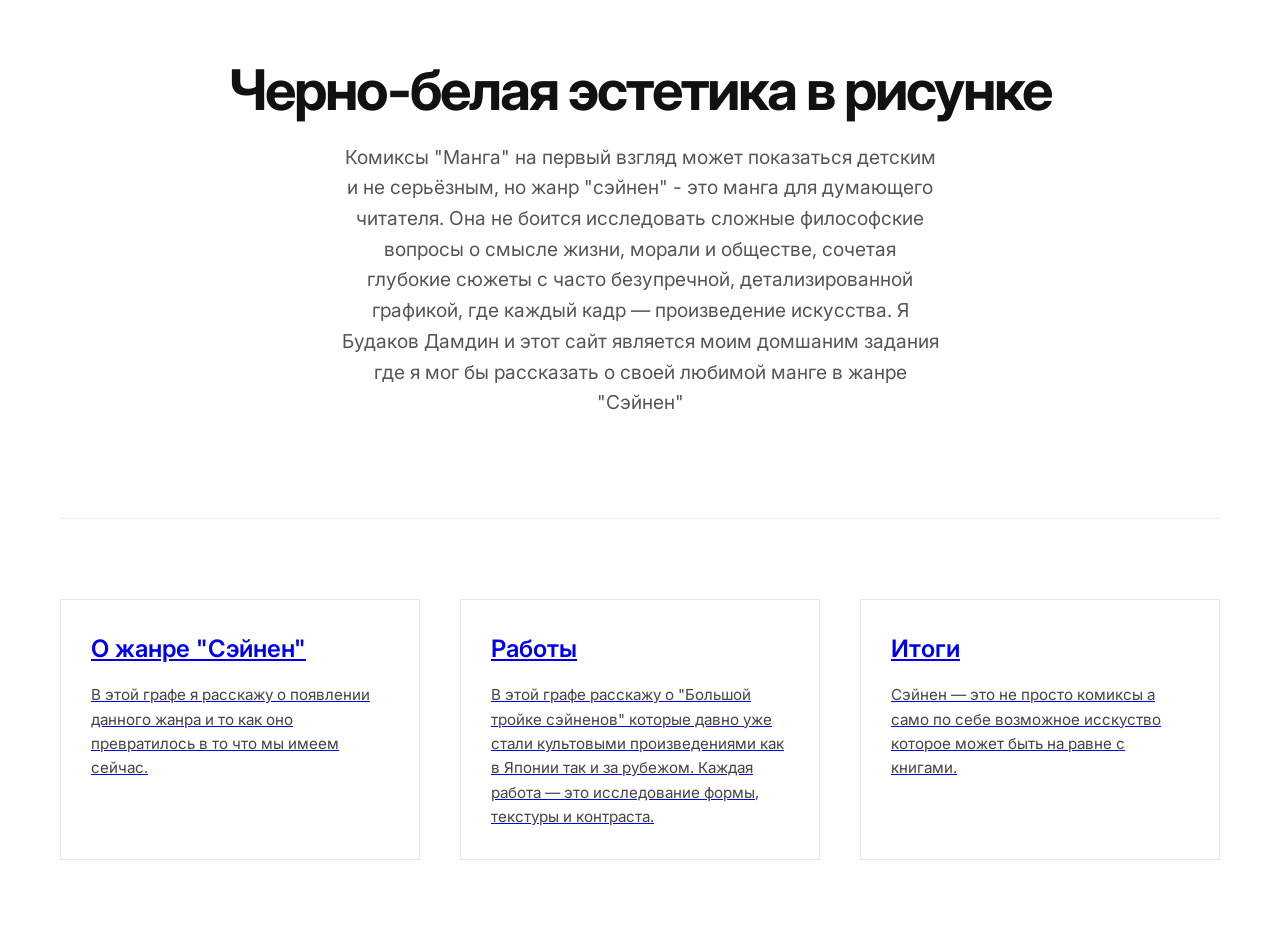
<file: index.html>
<!DOCTYPE html>
<html lang="ru">
<head>
    <meta charset="UTF-8">
    <meta name="viewport" content="width=device-width, initial-scale=1.0">
    <title>Монохром | Минимализм</title>
    <link rel="stylesheet" href="https://fonts.googleapis.com/css2?family=Inter:wght@300;400;500;600;700&display=swap">
    <style>
        * {
            margin: 0;
            padding: 0;
            box-sizing: border-box;
        }

        body {
            font-family: 'Inter', sans-serif;
            line-height: 1.6;
            color: #111;
            background-color: #fff;
            max-width: 1200px;
            margin: 0 auto;
            padding: 0 20px;
            transition: all 0.3s ease;
        }

        header {
            padding: 40px 0;
            border-bottom: 1px solid #ddd;
            display: flex;
            justify-content: space-between;
            align-items: center;
            margin-bottom: 60px;
        }

        .logo {
            font-size: 1.8rem;
            font-weight: 700;
            text-decoration: none;
            color: #111;
            letter-spacing: -1px;
        }

        nav ul {
            display: flex;
            list-style: none;
        }

        nav li {
            margin-left: 40px;
        }

        nav a {
            text-decoration: none;
            color: #333;
            font-weight: 500;
            font-size: 0.95rem;
            transition: color 0.3s;
        }

        nav a:hover {
            color: #000;
        }

        .hero {
            text-align: center;
            padding: 60px 0;
            margin-bottom: 80px;
            border-bottom: 1px solid #eee;
        }
        h1 {
            font-size: 3.5rem;
            font-weight: 700;
            line-height: 1.1;
            margin-bottom: 20px;
            letter-spacing: -2px;
        }

        .subtitle {
            font-size: 1.2rem;
            color: #555;
            max-width: 600px;
            margin: 0 auto 40px;
        }

        .content-grid {
            display: grid;
            grid-template-columns: repeat(auto-fit, minmax(300px, 1fr));
            gap: 40px;
            margin-bottom: 80px;
        }

        .card {
            border: 1px solid #eaeaea;
            padding: 30px;
            transition: all 0.3s;
        }

        .card:hover {
            border-color: #000;
        }

        .card h2 {
            font-size: 1.5rem;
            margin-bottom: 15px;
            font-weight: 600;
        }

        .card p {
            color: #444;
            font-size: 0.95rem;
        }

        .featured {
            margin-bottom: 80px;
            padding: 40px;
            background-color: #f9f9f9;
            border-left: 4px solid #000;
        }

        .featured h2 {
            font-size: 2rem;
            margin-bottom: 20px;
        }

        .featured p {
            max-width: 800px;
            color: #333;
        }

        footer {
            padding: 40px 0;
            border-top: 1px solid #ddd;
            display: flex;
            justify-content: space-between;
            align-items: center;
            font-size: 0.9rem;
            color: #666;
        }

        .theme-toggle {
            position: fixed;
            bottom: 30px;
            right: 30px;
            width: 50px;
            height: 50px;
            border-radius: 50%;
            background-color: #000;
            color: #fff;
            display: flex;
            align-items: center;
            justify-content: center;
            cursor: pointer;
            border: 1px solid #000;
            transition: all 0.3s;
            font-size: 1.2rem;
        }

        .theme-toggle:hover {
            background-color: #fff;
            color: #000;
        }

        .dark-mode {
            background-color: #111;
            color: #f1f1f1;
        }

        .dark-mode header {
            border-bottom-color: #333;
        }

        .dark-mode .logo {
            color: #f1f1f1;
        }

        .dark-mode nav a {
            color: #ccc;
        }

        .dark-mode nav a:hover {
            color: #fff;
        }

        .dark-mode .hero {
            border-bottom-color: #333;
        }

        .dark-mode .subtitle {
            color: #aaa;
        }

        .dark-mode .card {
            border-color: #333;
            background-color: #1a1a1a;
        }

        .dark-mode .card:hover {
            border-color: #fff;
        }

        .dark-mode .card p {
            color: #bbb;
        }

        .dark-mode .featured {
            background-color: #1a1a1a;
            border-left-color: #fff;
        }

        .dark-mode .featured p {
            color: #ccc;
        }

        .dark-mode footer {
            border-top-color: #333;
            color: #888;
        }

        .dark-mode .theme-toggle {
            background-color: #fff;
            color: #000;
            border-color: #fff;
        }

        .dark-mode .theme-toggle:hover {
            background-color: #000;
            color: #fff;
            border-color: #fff;
        }

        @media (max-width: 768px) {
            header {
                flex-direction: column;
                align-items: flex-start;
                padding: 30px 0;
            }

            nav ul {
                margin-top: 20px;
            }

            nav li {
                margin-left: 0;
                margin-right: 30px;
            }

            h1 {
                font-size: 2.5rem;
            }

            .content-grid {
                grid-template-columns: 1fr;
            }

            footer {
                flex-direction: column;
                text-align: center;
            }

            footer div {
                margin-bottom: 10px;
            }
        }
    </style>
</head>
<body>
    <main>
        <section class="hero">
            <h1>Черно-белая эстетика в рисунке</h1>
            <p class="subtitle">Комиксы "Манга" на первый взгляд может показаться детским и не серьёзным, но жанр "сэйнен" - это манга для думающего читателя. Она не боится исследовать сложные философские вопросы о смысле жизни, морали и обществе, сочетая глубокие сюжеты с часто безупречной, детализированной графикой, где каждый кадр — произведение искусства. Я Будаков Дамдин и этот сайт является моим домшаним задания где я мог бы рассказать о своей любимой манге в жанре "Сэйнен"</p>
        </section>

<section class="content-grid">
    <a href="history.html" class="card">
        <h2>О жанре "Сэйнен"</h2>
        <p>В этой графе я расскажу о появлении данного жанра и то как оно превратилось в то что мы имеем сейчас.</p>
    </a>

    <a href="trio.html" class="card">
        <h2>Работы</h2>
        <p>В этой графе расскажу о "Большой тройке сэйненов" которые давно уже стали культовыми произведениями как в Японии так и за рубежом. Каждая работа — это исследование формы, текстуры и контраста.</p>
    </a>

    <a href="Итоги.html" class="card">
        <h2>Итоги</h2>
        <p>Сэйнен — это не просто комиксы а само по себе возможное исскуство которое может быть на равне с книгами.</p>
    </a>
</section>
    </div>
</body>
</html>
</file>
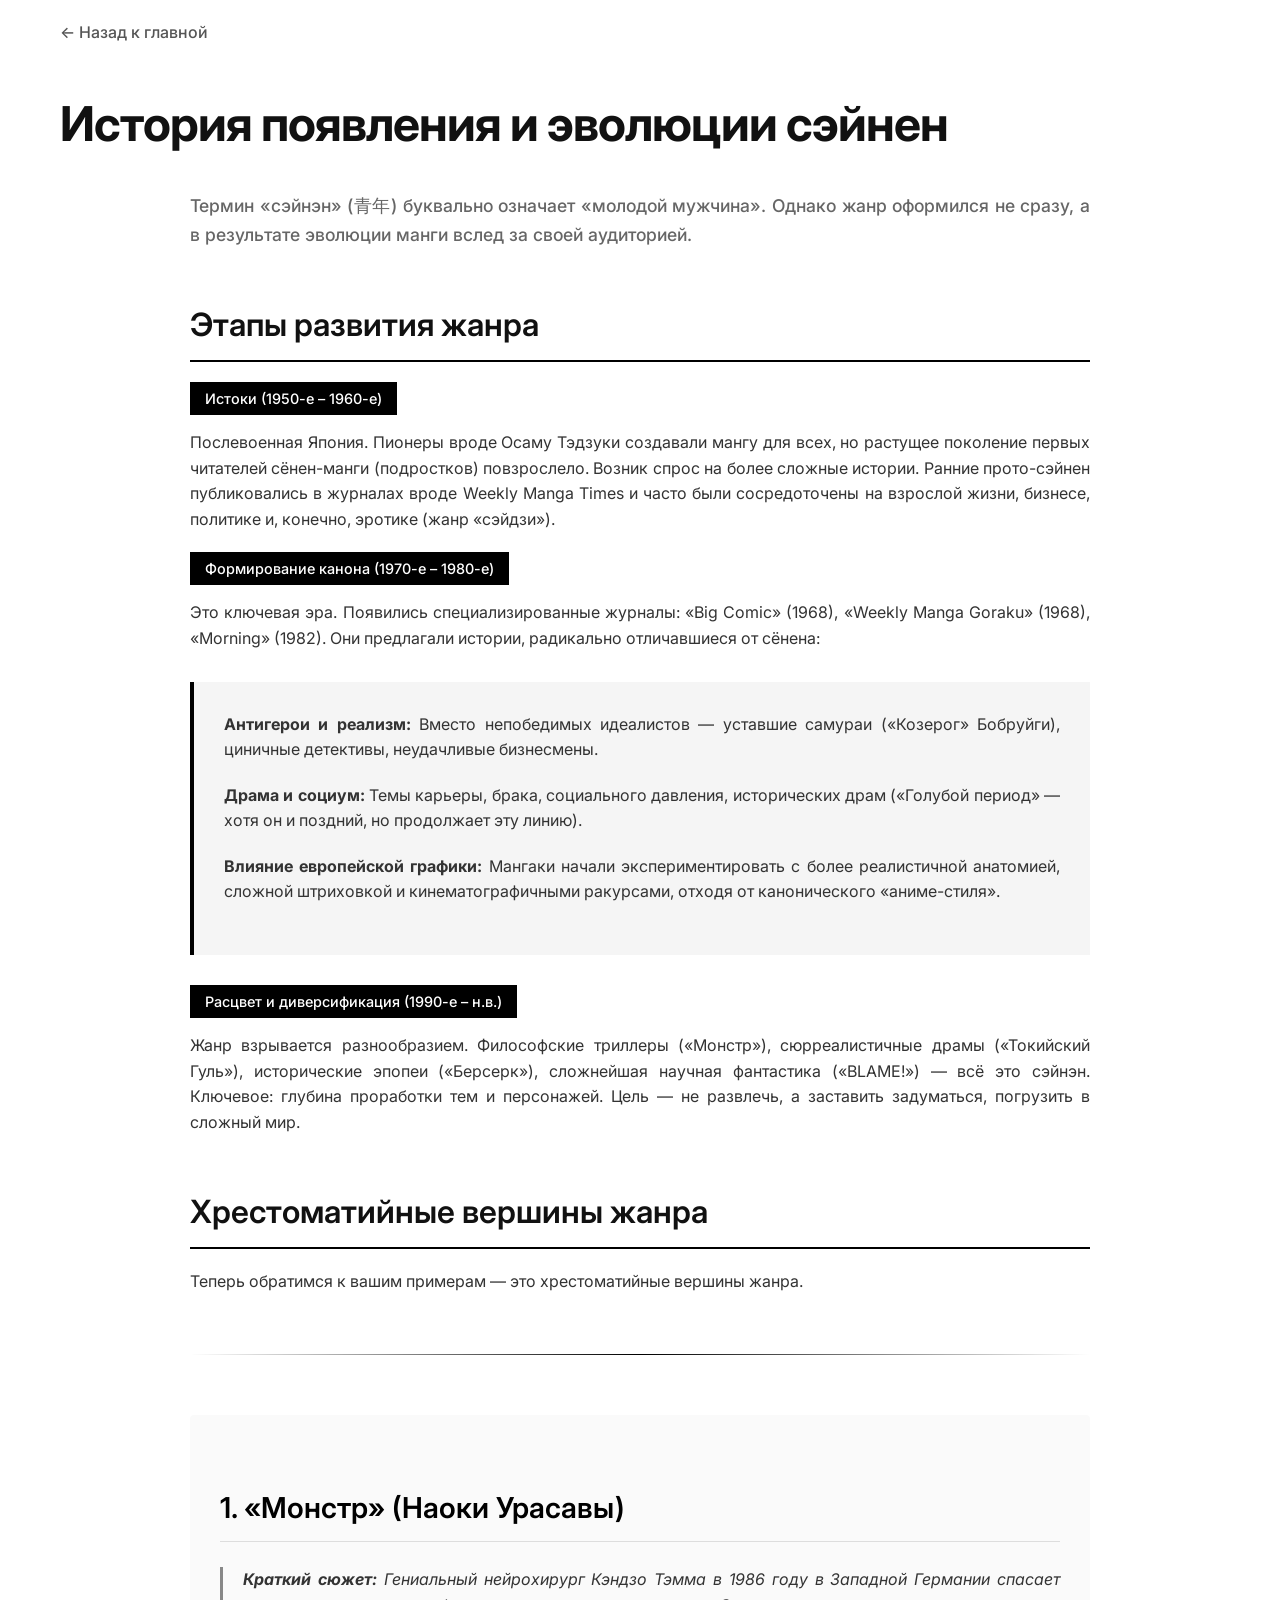
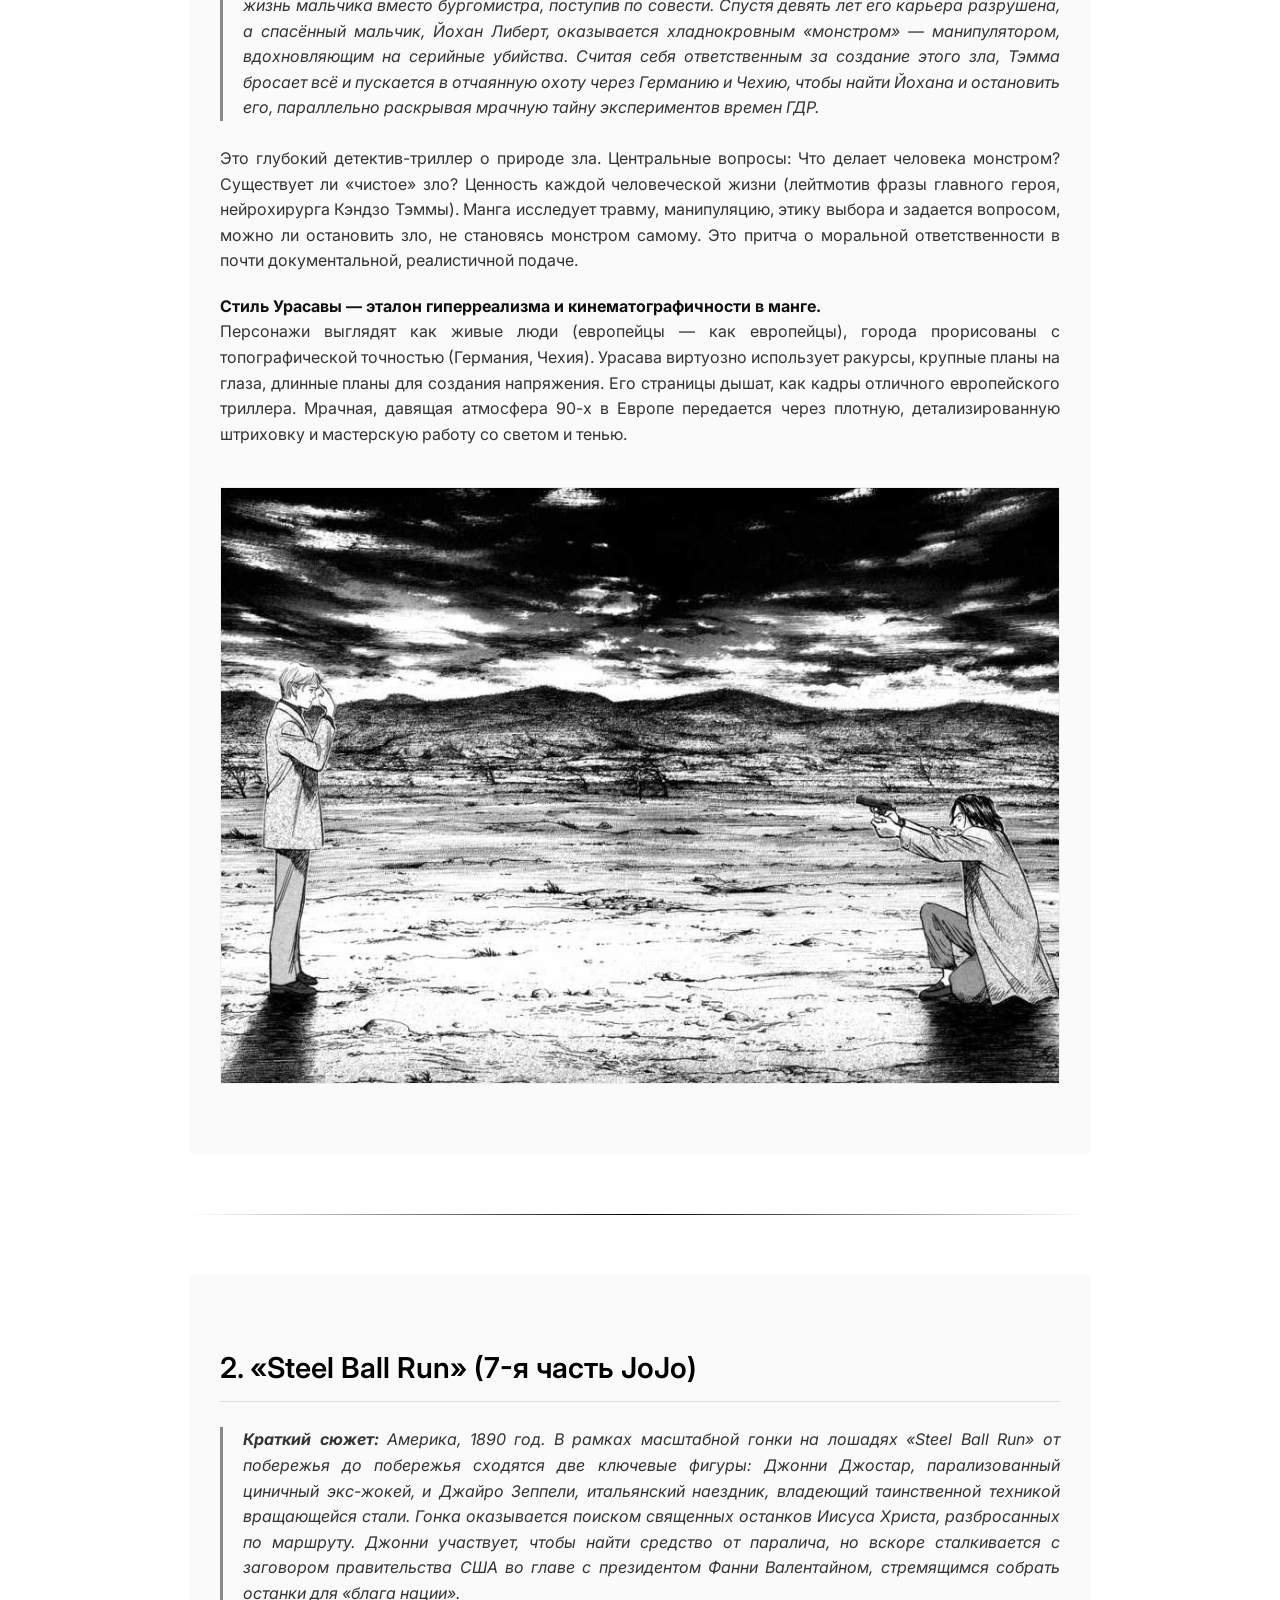
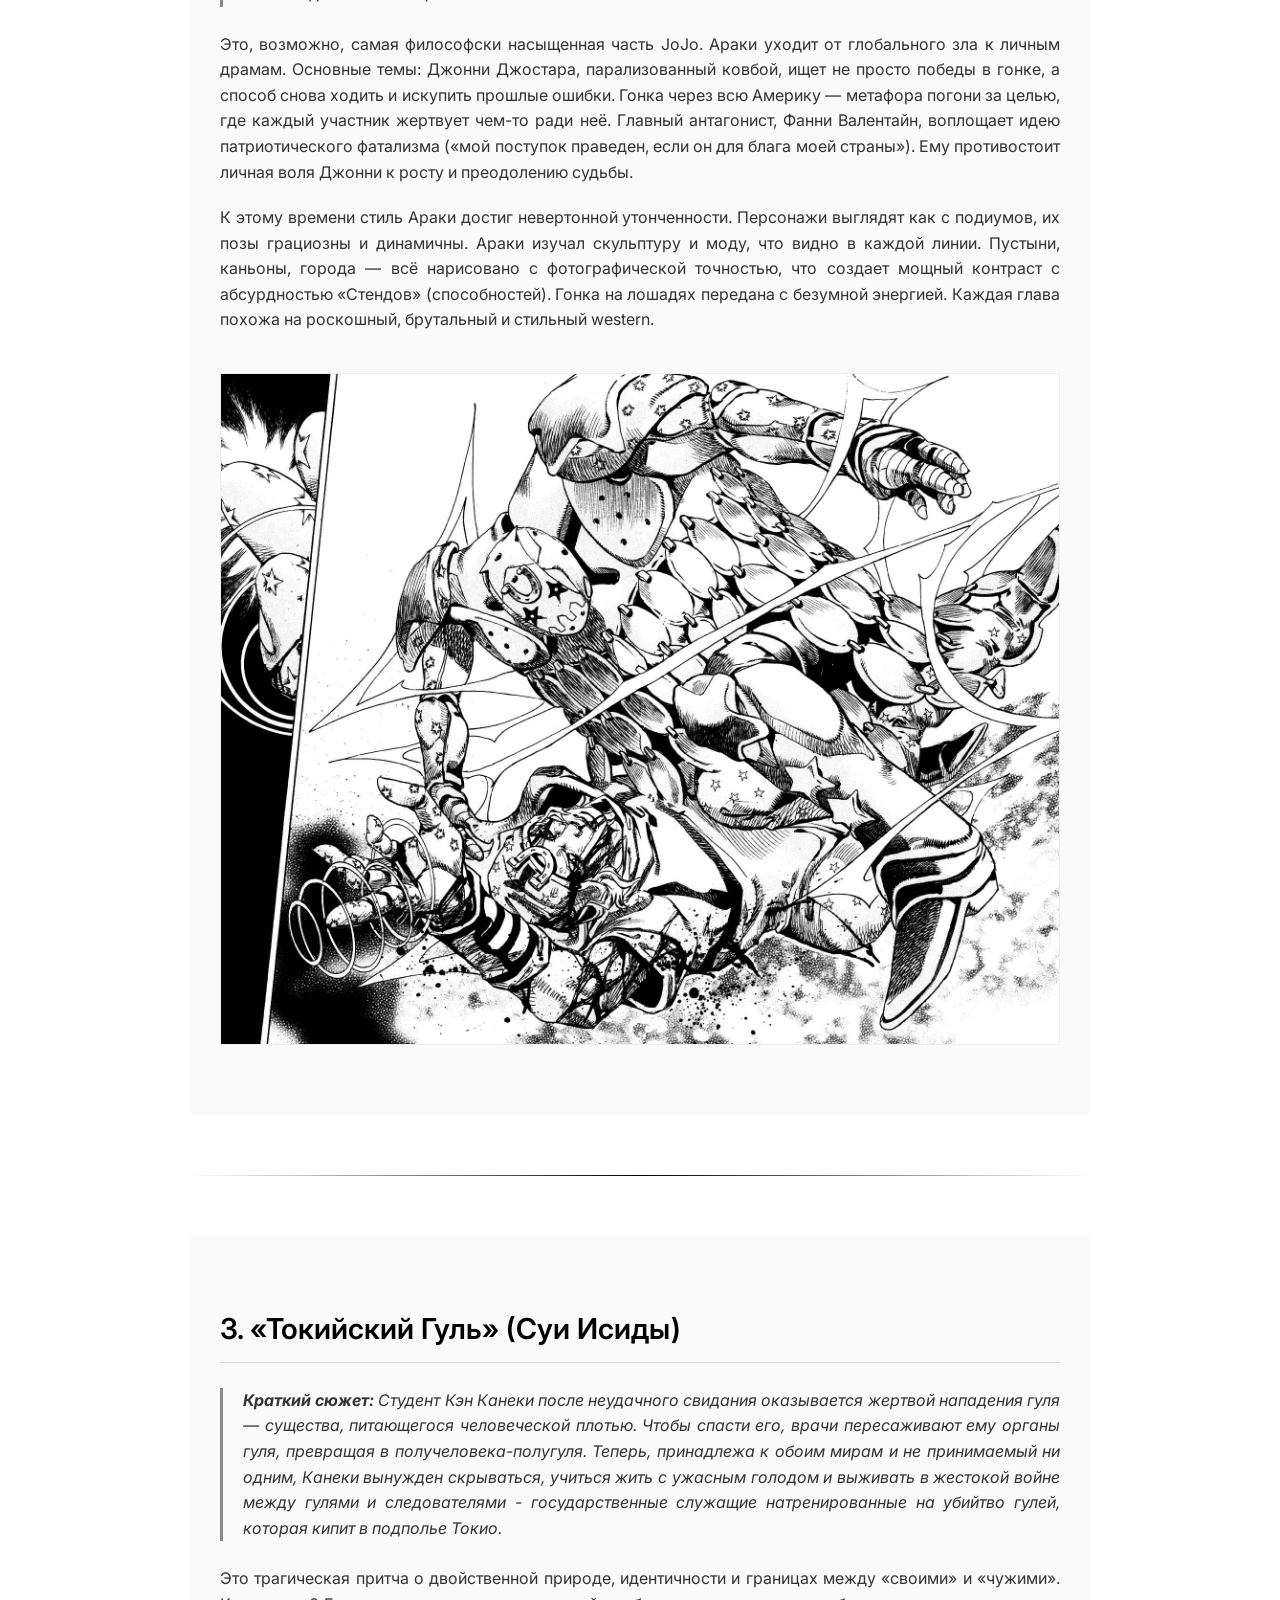
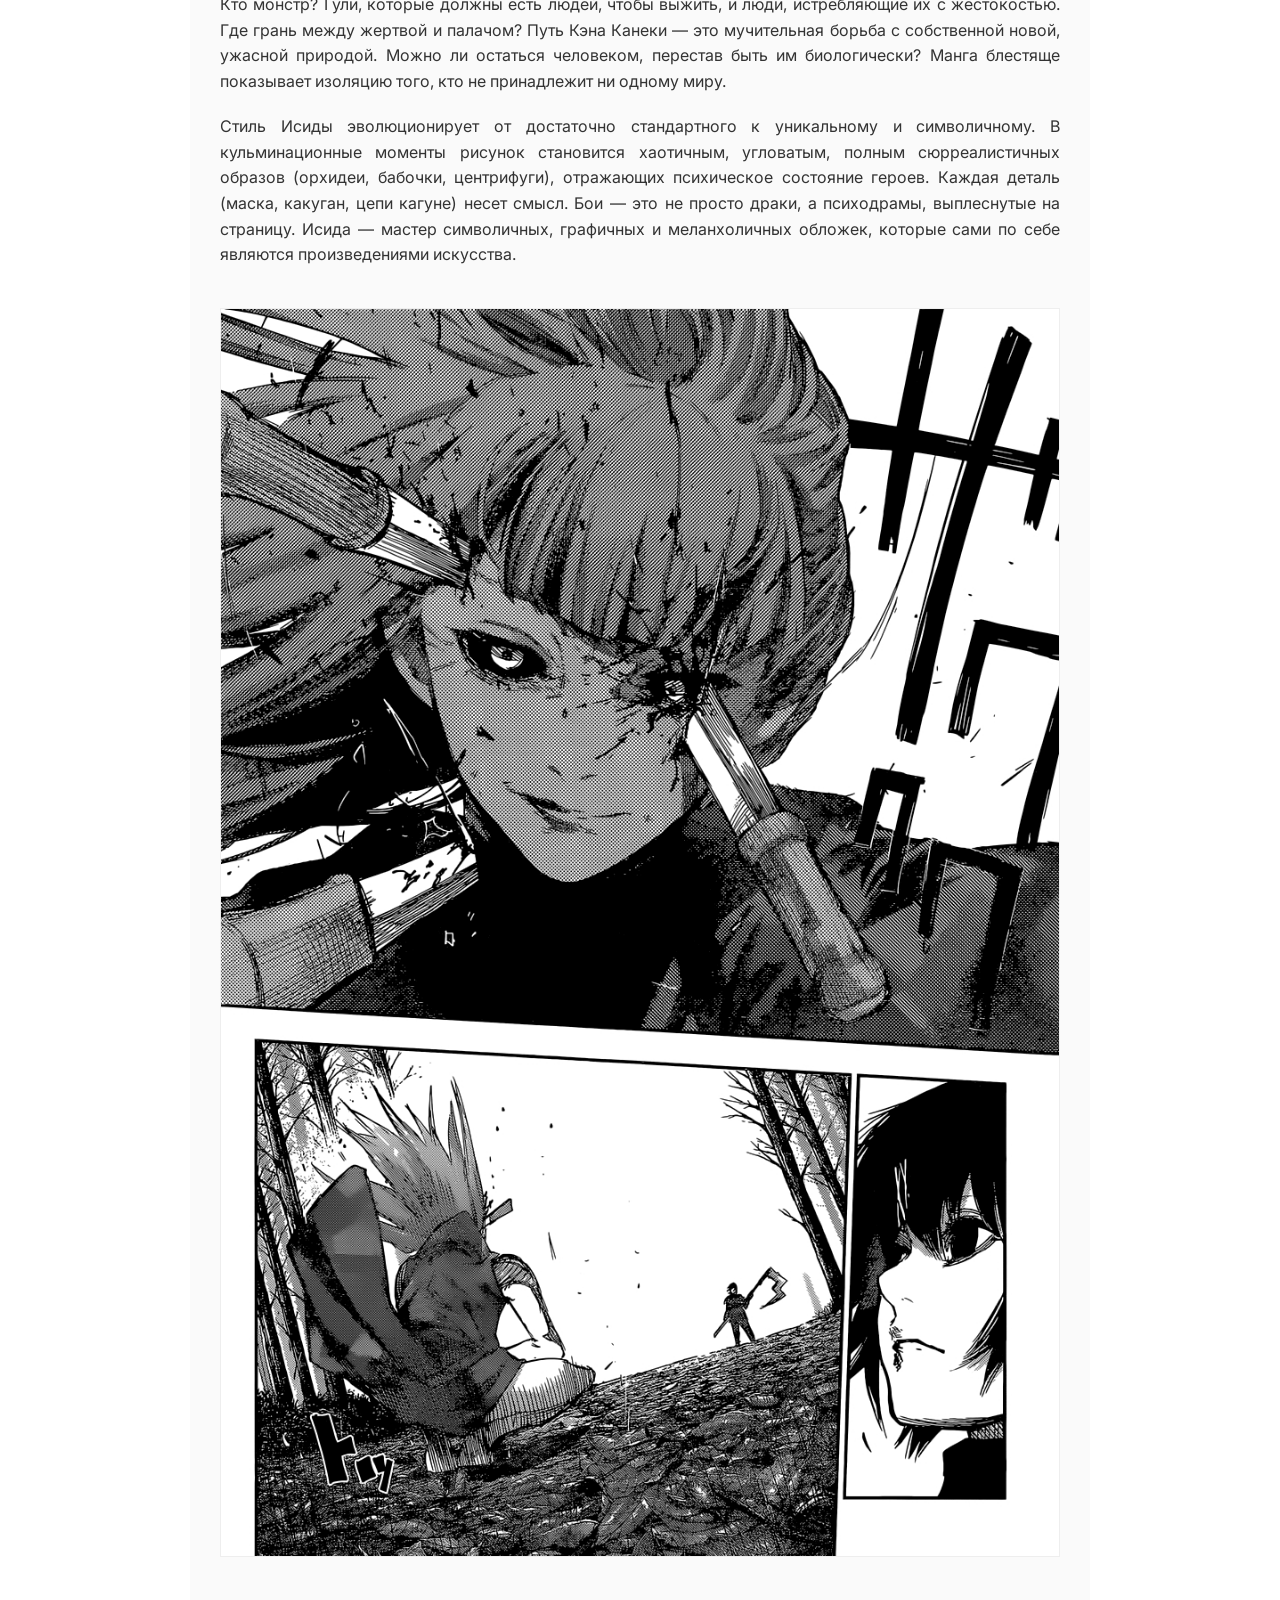
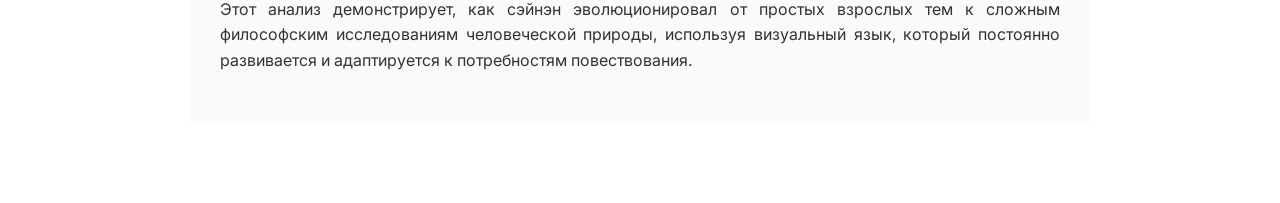
<file: history.html>
<!DOCTYPE html>
<html lang="ru">
<head>
    <meta charset="UTF-8">
    <meta name="viewport" content="width=device-width, initial-scale=1.0">
    <title>О проекте | Монохром</title>
    <link rel="stylesheet" href="https://fonts.googleapis.com/css2?family=Inter:wght@300;400;500;600;700&display=swap">
    <style>
        * {
            margin: 0;
            padding: 0;
            box-sizing: border-box;
        }

        body {
            font-family: 'Inter', sans-serif;
            line-height: 1.6;
            color: #111;
            background-color: #fff;
            max-width: 1200px;
            margin: 0 auto;
            padding: 20px;
        }

        .back-link {
            display: inline-block;
            margin-bottom: 40px;
            text-decoration: none;
            color: #555;
            font-weight: 500;
        }

        .back-link:hover {
            color: #000;
        }

        h1 {
            font-size: 3rem;
            font-weight: 700;
            margin-bottom: 30px;
            letter-spacing: -1px;
        }

        h2 {
            font-size: 2rem;
            font-weight: 600;
            margin: 50px 0 20px 0;
            border-bottom: 2px solid #000;
            padding-bottom: 10px;
        }

        h3 {
            font-size: 1.5rem;
            font-weight: 600;
            margin: 40px 0 15px 0;
            color: #222;
        }

        .content {
            max-width: 900px;
            margin: 0 auto 60px;
        }

        p {
            margin-bottom: 20px;
            color: #333;
            text-align: justify;
        }

        .highlight {
            background-color: #f5f5f5;
            padding: 30px;
            margin: 30px 0;
            border-left: 4px solid #000;
        }

        /* Для истории - картинки без отступов */
        .full-width-img {
            width: 100%;
            margin: 40px 0;
            display: block;
            border: 1px solid #eee;
        }

        .code-example {
            background-color: #f5f5f5;
            padding: 20px;
            margin: 30px 0;
            border-left: 3px solid #000;
            font-family: monospace;
            white-space: pre-wrap;
            overflow-x: auto;
            font-size: 0.9rem;
        }

        .work-section {
            margin: 50px 0;
            padding: 30px;
            background-color: #fafafa;
            border-radius: 4px;
        }

        .work-title {
            color: #000;
            font-size: 1.8rem;
            margin-bottom: 25px;
            padding-bottom: 10px;
            border-bottom: 1px solid #ddd;
        }

        .work-description {
            font-style: italic;
            color: #555;
            margin-bottom: 25px;
            padding-left: 20px;
            border-left: 3px solid #888;
        }

        .subtitle {
            font-size: 1.1rem;
            color: #666;
            margin-bottom: 25px;
            font-weight: 500;
        }

        .period {
            display: inline-block;
            background-color: #000;
            color: #fff;
            padding: 5px 15px;
            font-size: 0.9rem;
            margin-bottom: 15px;
            font-weight: 500;
        }

        .section-divider {
            height: 1px;
            background: linear-gradient(to right, transparent, #000, transparent);
            margin: 60px 0;
        }
    </style>
</head>
<body>
    <a href="index.html" class="back-link">← Назад к главной</a>

    <h1>История появления и эволюции сэйнен</h1>

    <div class="content">
        <p class="subtitle">Термин «сэйнэн» (青年) буквально означает «молодой мужчина». Однако жанр оформился не сразу, а в результате эволюции манги вслед за своей аудиторией.</p>

        <h2>Этапы развития жанра</h2>

        <div class="period">Истоки (1950-е – 1960-е)</div>
        <p>Послевоенная Япония. Пионеры вроде Осаму Тэдзуки создавали мангу для всех, но растущее поколение первых читателей сёнен-манги (подростков) повзрослело. Возник спрос на более сложные истории. Ранние прото-сэйнен публиковались в журналах вроде Weekly Manga Times и часто были сосредоточены на взрослой жизни, бизнесе, политике и, конечно, эротике (жанр «сэйдзи»).</p>

        <div class="period">Формирование канона (1970-е – 1980-е)</div>
        <p>Это ключевая эра. Появились специализированные журналы: «Big Comic» (1968), «Weekly Manga Goraku» (1968), «Morning» (1982). Они предлагали истории, радикально отличавшиеся от сёнена:</p>

        <div class="highlight">
            <p><strong>Антигерои и реализм:</strong> Вместо непобедимых идеалистов — уставшие самураи («Козерог» Бобруйги), циничные детективы, неудачливые бизнесмены.</p>
            <p><strong>Драма и социум:</strong> Темы карьеры, брака, социального давления, исторических драм («Голубой период» — хотя он и поздний, но продолжает эту линию).</p>
            <p><strong>Влияние европейской графики:</strong> Мангаки начали экспериментировать с более реалистичной анатомией, сложной штриховкой и кинематографичными ракурсами, отходя от канонического «аниме-стиля».</p>
        </div>

        <div class="period">Расцвет и диверсификация (1990-е – н.в.)</div>
        <p>Жанр взрывается разнообразием. Философские триллеры («Монстр»), сюрреалистичные драмы («Токийский Гуль»), исторические эпопеи («Берсерк»), сложнейшая научная фантастика («BLAME!») — всё это сэйнэн. Ключевое: глубина проработки тем и персонажей. Цель — не развлечь, а заставить задуматься, погрузить в сложный мир.</p>


        <h2>Хрестоматийные вершины жанра</h2>
        <p>Теперь обратимся к вашим примерам — это хрестоматийные вершины жанра.</p>

        <div class="section-divider"></div>

        <div class="work-section">
            <h3 class="work-title">1. «Монстр» (Наоки Урасавы)</h3>

            <div class="work-description">
                <p><strong>Краткий сюжет:</strong> Гениальный нейрохирург Кэндзо Тэмма в 1986 году в Западной Германии спасает жизнь мальчика вместо бургомистра, поступив по совести. Спустя девять лет его карьера разрушена, а спасённый мальчик, Йохан Либерт, оказывается хладнокровным «монстром» — манипулятором, вдохновляющим на серийные убийства. Считая себя ответственным за создание этого зла, Тэмма бросает всё и пускается в отчаянную охоту через Германию и Чехию, чтобы найти Йохана и остановить его, параллельно раскрывая мрачную тайну экспериментов времен ГДР.</p>
            </div>

            <p>Это глубокий детектив-триллер о природе зла. Центральные вопросы: Что делает человека монстром? Существует ли «чистое» зло? Ценность каждой человеческой жизни (лейтмотив фразы главного героя, нейрохирурга Кэндзо Тэммы). Манга исследует травму, манипуляцию, этику выбора и задается вопросом, можно ли остановить зло, не становясь монстром самому. Это притча о моральной ответственности в почти документальной, реалистичной подаче.</p>

            <h4>Стиль Урасавы — эталон гиперреализма и кинематографичности в манге.</h4>

            <p>Персонажи выглядят как живые люди (европейцы — как европейцы), города прорисованы с топографической точностью (Германия, Чехия). Урасава виртуозно использует ракурсы, крупные планы на глаза, длинные планы для создания напряжения. Его страницы дышат, как кадры отличного европейского триллера. Мрачная, давящая атмосфера 90-х в Европе передается через плотную, детализированную штриховку и мастерскую работу со светом и тенью.</p>

            <img src="014_peLQ.jpg" alt="Манга 'Монстр' Наоки Урасавы" class="full-width-img">

        </div>

        <div class="section-divider"></div>

        <div class="work-section">
            <h3 class="work-title">2. «Steel Ball Run» (7-я часть JoJo)</h3>

            <div class="work-description">
                <p><strong>Краткий сюжет:</strong> Америка, 1890 год. В рамках масштабной гонки на лошадях «Steel Ball Run» от побережья до побережья сходятся две ключевые фигуры: Джонни Джостар, парализованный циничный экс-жокей, и Джайро Зеппели, итальянский наездник, владеющий таинственной техникой вращающейся стали. Гонка оказывается поиском священных останков Иисуса Христа, разбросанных по маршруту. Джонни участвует, чтобы найти средство от паралича, но вскоре сталкивается с заговором правительства США во главе с президентом Фанни Валентайном, стремящимся собрать останки для «блага нации».</p>
            </div>

            <p>Это, возможно, самая философски насыщенная часть JoJo. Араки уходит от глобального зла к личным драмам. Основные темы: Джонни Джостара, парализованный ковбой, ищет не просто победы в гонке, а способ снова ходить и искупить прошлые ошибки. Гонка через всю Америку — метафора погони за целью, где каждый участник жертвует чем-то ради неё. Главный антагонист, Фанни Валентайн, воплощает идею патриотического фатализма («мой поступок праведен, если он для блага моей страны»). Ему противостоит личная воля Джонни к росту и преодолению судьбы.</p>

            <p>К этому времени стиль Араки достиг невертонной утонченности. Персонажи выглядят как с подиумов, их позы грациозны и динамичны. Араки изучал скульптуру и моду, что видно в каждой линии. Пустыни, каньоны, города — всё нарисовано с фотографической точностью, что создает мощный контраст с абсурдностью «Стендов» (способностей). Гонка на лошадях передана с безумной энергией. Каждая глава похожа на роскошный, брутальный и стильный western.</p>


            <img src="SBR-v22p056-057.jpg" alt="Манга 'Steel Ball Run' Хирохико Араки" class="full-width-img">

        </div>

        <div class="section-divider"></div>

        <div class="work-section">
            <h3 class="work-title">3. «Токийский Гуль» (Суи Исиды)</h3>

            <div class="work-description">
                <p><strong>Краткий сюжет:</strong> Студент Кэн Канеки после неудачного свидания оказывается жертвой нападения гуля — существа, питающегося человеческой плотью. Чтобы спасти его, врачи пересаживают ему органы гуля, превращая в получеловека-полугуля. Теперь, принадлежа к обоим мирам и не принимаемый ни одним, Канеки вынужден скрываться, учиться жить с ужасным голодом и выживать в жестокой войне между гулями и следователями - государственные служащие натренированные на убийтво гулей, которая кипит в подполье Токио.</p>
            </div>

            <p>Это трагическая притча о двойственной природе, идентичности и границах между «своими» и «чужими». Кто монстр? Гули, которые должны есть людей, чтобы выжить, и люди, истребляющие их с жестокостью. Где грань между жертвой и палачом? Путь Кэна Канеки — это мучительная борьба с собственной новой, ужасной природой. Можно ли остаться человеком, перестав быть им биологически? Манга блестяще показывает изоляцию того, кто не принадлежит ни одному миру.</p>

            <p>Стиль Исиды эволюционирует от достаточно стандартного к уникальному и символичному. В кульминационные моменты рисунок становится хаотичным, угловатым, полным сюрреалистичных образов (орхидеи, бабочки, центрифуги), отражающих психическое состояние героев. Каждая деталь (маска, какуган, цепи кагуне) несет смысл. Бои — это не просто драки, а психодрамы, выплеснутые на страницу. Исида — мастер символичных, графичных и меланхоличных обложек, которые сами по себе являются произведениями искусства.</p>


            <img src="23d92dc4898ebfc565fd4e76022bd4ec881a388a.jpeg" alt="Манга 'Токийский Гуль' Суи Исиды" class="full-width-img">

        <p>Этот анализ демонстрирует, как сэйнэн эволюционировал от простых взрослых тем к сложным философским исследованиям человеческой природы, используя визуальный язык, который постоянно развивается и адаптируется к потребностям повествования.</p>
    </div>
</body>
</html>
</file>
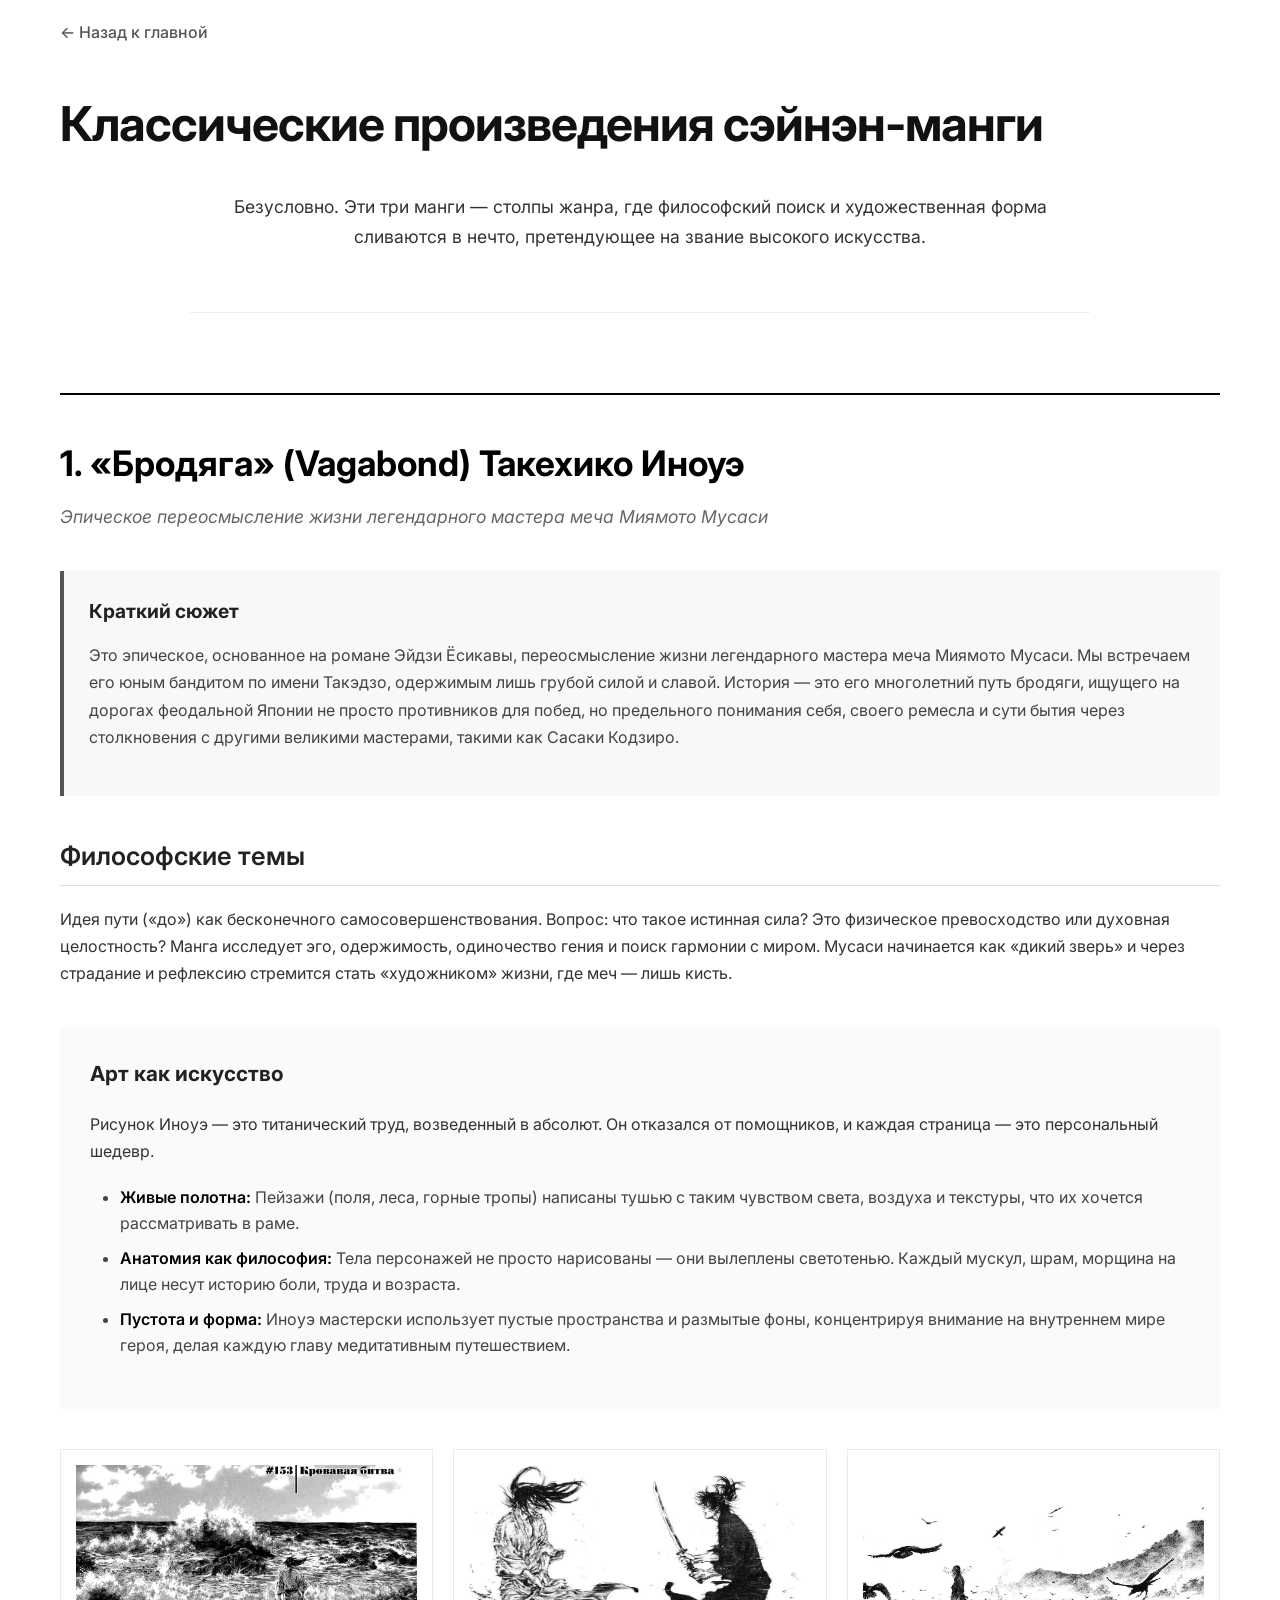
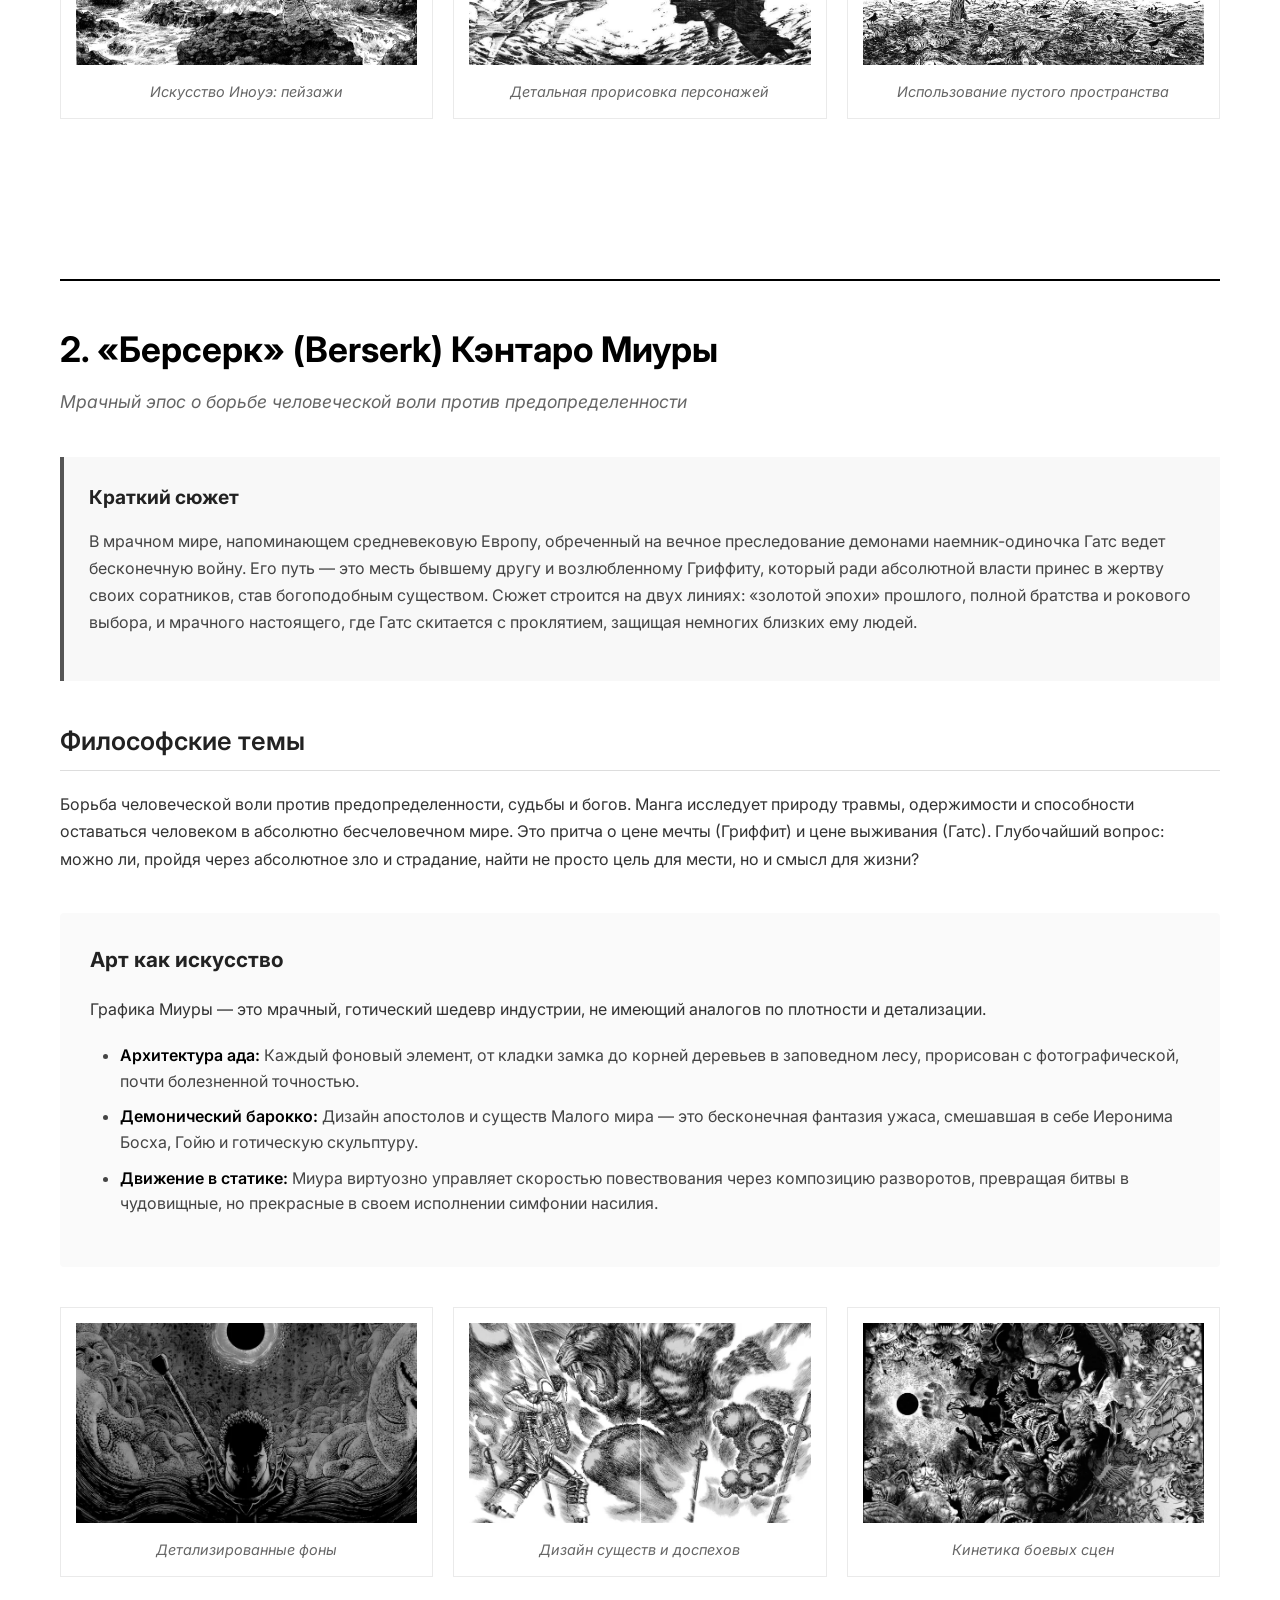
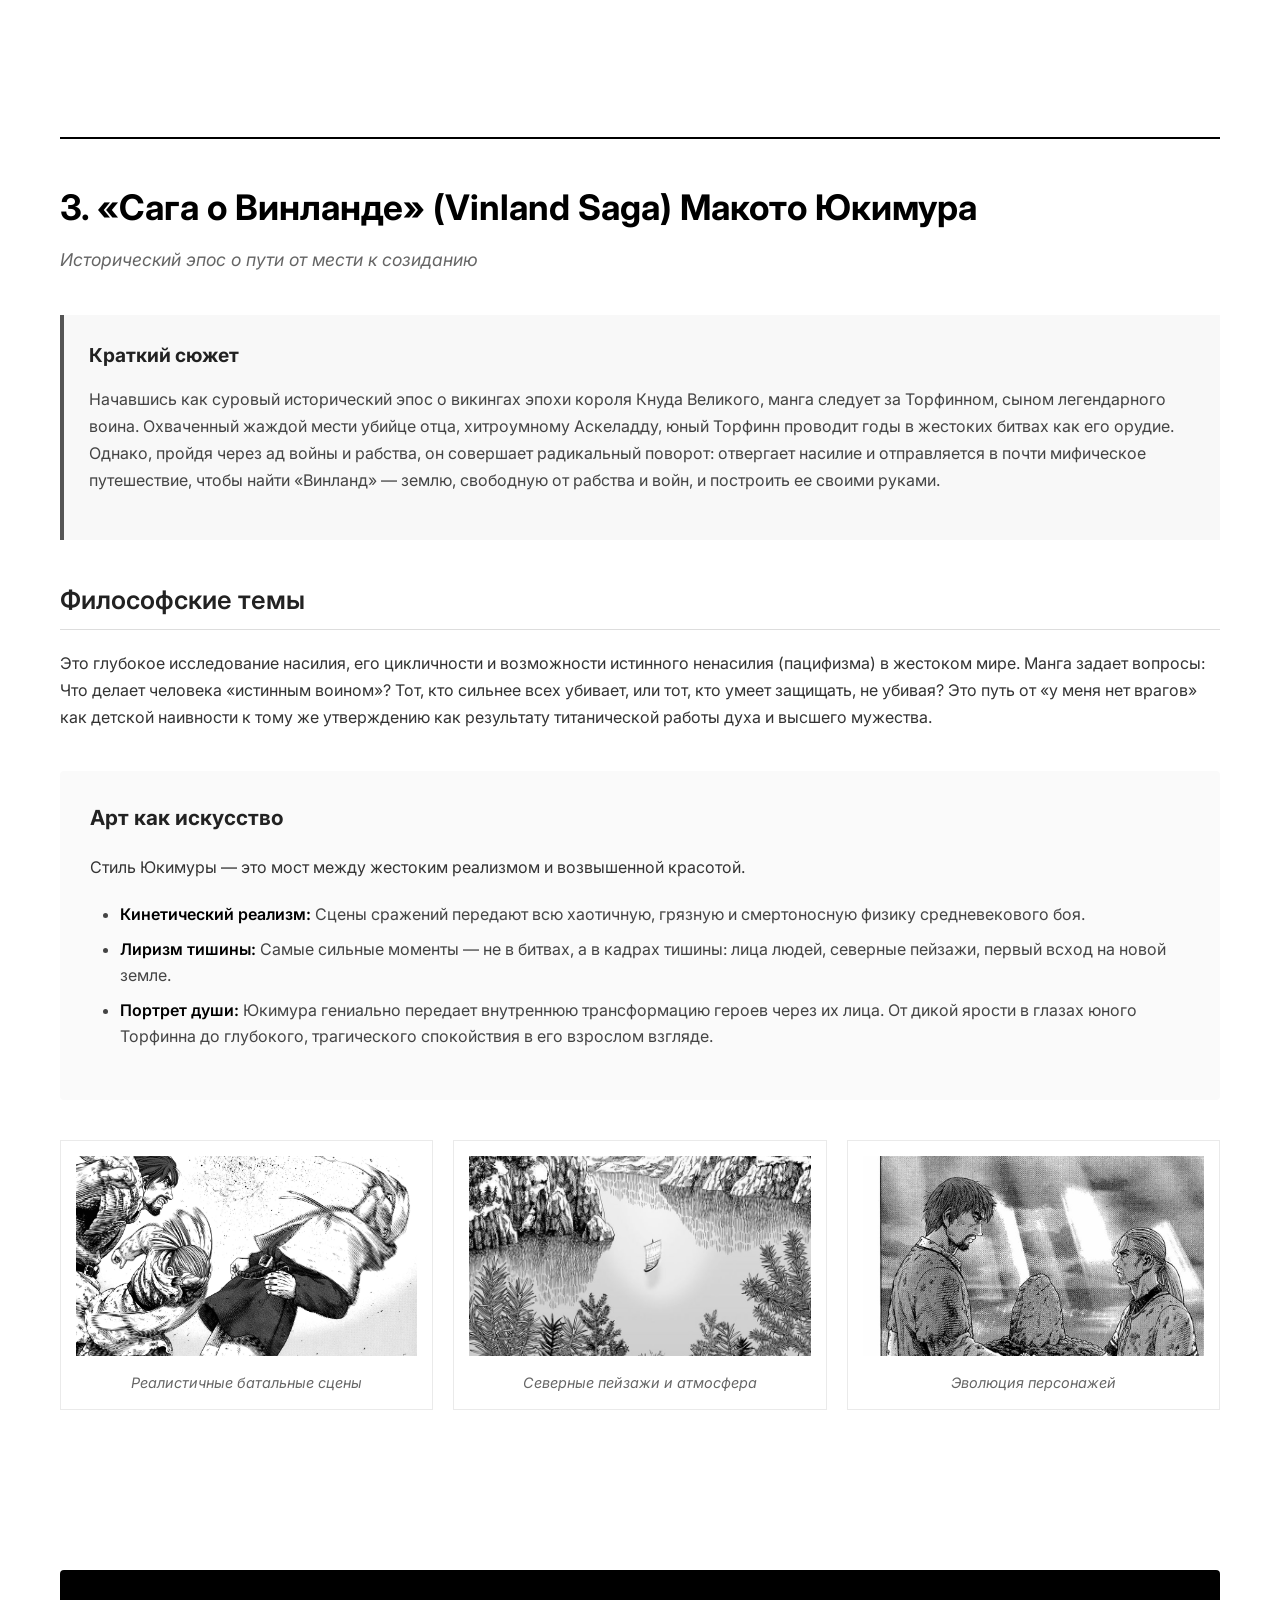
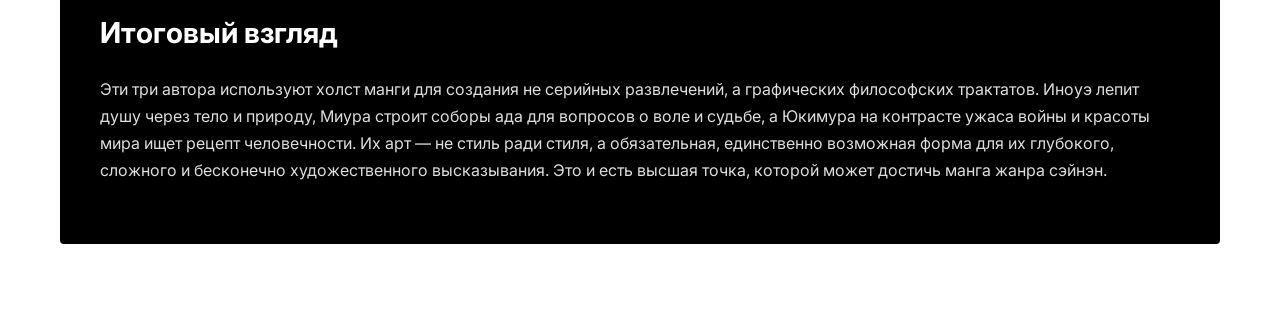
<file: trio.html>
<!DOCTYPE html>
<html lang="ru">
<head>
    <meta charset="UTF-8">
    <meta name="viewport" content="width=device-width, initial-scale=1.0">
    <title>Классические произведения | Монохром</title>
    <link rel="stylesheet" href="https://fonts.googleapis.com/css2?family=Inter:wght@300;400;500;600;700&display=swap">
    <style>
        * {
            margin: 0;
            padding: 0;
            box-sizing: border-box;
        }

        body {
            font-family: 'Inter', sans-serif;
            line-height: 1.6;
            color: #111;
            background-color: #fff;
            max-width: 1200px;
            margin: 0 auto;
            padding: 20px;
        }

        .back-link {
            display: inline-block;
            margin-bottom: 40px;
            text-decoration: none;
            color: #555;
            font-weight: 500;
        }

        .back-link:hover {
            color: #000;
        }

        h1 {
            font-size: 3rem;
            font-weight: 700;
            margin-bottom: 30px;
            letter-spacing: -1px;
        }

        .intro {
            max-width: 900px;
            margin: 0 auto 60px;
            font-size: 1.1rem;
            color: #333;
            text-align: center;
            border-bottom: 1px solid #eee;
            padding-bottom: 40px;
        }

        .manga-section {
            margin: 80px 0;
            padding: 40px 0;
            border-top: 2px solid #000;
        }

        .manga-title {
            font-size: 2.2rem;
            font-weight: 700;
            margin-bottom: 10px;
            color: #000;
        }

        .manga-subtitle {
            font-size: 1.1rem;
            color: #666;
            margin-bottom: 40px;
            font-style: italic;
        }

        .synopsis {
            background-color: #f8f8f8;
            padding: 25px;
            margin: 30px 0;
            border-left: 4px solid #555;
        }

        .synopsis h3 {
            font-size: 1.2rem;
            margin-bottom: 15px;
            color: #222;
        }

        .synopsis p {
            color: #444;
            line-height: 1.7;
        }

        .content-section {
            margin: 40px 0;
        }

        .section-title {
            font-size: 1.6rem;
            font-weight: 600;
            margin: 40px 0 20px 0;
            color: #222;
            border-bottom: 1px solid #ddd;
            padding-bottom: 8px;
        }

        .art-section {
            background-color: #fafafa;
            padding: 30px;
            margin: 40px 0;
            border-radius: 4px;
        }

        .art-section h4 {
            font-size: 1.3rem;
            margin-bottom: 20px;
            color: #222;
        }

        .image-grid {
            display: grid;
            grid-template-columns: repeat(3, 1fr);
            gap: 20px;
            margin: 40px 0;
        }

        .image-item {
            border: 1px solid #eaeaea;
            padding: 15px;
            text-align: center;
        }

        .image-item img {
            width: 100%;
            height: 200px;
            object-fit: cover;
            display: block;
            margin-bottom: 15px;
        }

        .image-caption {
            font-size: 0.9rem;
            color: #666;
            font-style: italic;
        }

        .conclusion {
            margin: 60px 0;
            padding: 40px;
            background-color: #000;
            color: #fff;
            border-radius: 4px;
        }

        .conclusion h3 {
            font-size: 1.8rem;
            margin-bottom: 20px;
            color: #fff;
        }

        .conclusion p {
            color: #ddd;
        }

        .code-example {
            background-color: #f5f5f5;
            padding: 20px;
            margin: 40px 0;
            border-left: 3px solid #000;
            font-family: monospace;
            white-space: pre-wrap;
            overflow-x: auto;
            font-size: 0.9rem;
        }

        p {
            margin-bottom: 20px;
            color: #333;
            line-height: 1.7;
        }

        ul {
            margin: 20px 0 20px 30px;
        }

        li {
            margin-bottom: 10px;
            color: #444;
        }

        .emphasis {
            font-weight: 600;
            color: #000;
        }
    </style>
</head>
<body>
    <a href="index.html" class="back-link">← Назад к главной</a>

    <h1>Классические произведения сэйнэн-манги</h1>

    <div class="intro">
        <p>Безусловно. Эти три манги — столпы жанра, где философский поиск и художественная форма сливаются в нечто, претендующее на звание высокого искусства.</p>
    </div>
    <div class="manga-section">
        <h2 class="manga-title">1. «Бродяга» (Vagabond) Такехико Иноуэ</h2>
        <p class="manga-subtitle">Эпическое переосмысление жизни легендарного мастера меча Миямото Мусаси</p>

        <div class="synopsis">
            <h3>Краткий сюжет</h3>
            <p>Это эпическое, основанное на романе Эйдзи Ёсикавы, переосмысление жизни легендарного мастера меча Миямото Мусаси. Мы встречаем его юным бандитом по имени Такэдзо, одержимым лишь грубой силой и славой. История — это его многолетний путь бродяги, ищущего на дорогах феодальной Японии не просто противников для побед, но предельного понимания себя, своего ремесла и сути бытия через столкновения с другими великими мастерами, такими как Сасаки Кодзиро.</p>
        </div>

        <div class="content-section">
            <h3 class="section-title">Философские темы</h3>
            <p>Идея пути («до») как бесконечного самосовершенствования. Вопрос: что такое истинная сила? Это физическое превосходство или духовная целостность? Манга исследует эго, одержимость, одиночество гения и поиск гармонии с миром. Мусаси начинается как «дикий зверь» и через страдание и рефлексию стремится стать «художником» жизни, где меч — лишь кисть.</p>
        </div>

        <div class="art-section">
            <h4>Арт как искусство</h4>
            <p>Рисунок Иноуэ — это титанический труд, возведенный в абсолют. Он отказался от помощников, и каждая страница — это персональный шедевр.</p>

            <ul>
                <li><span class="emphasis">Живые полотна:</span> Пейзажи (поля, леса, горные тропы) написаны тушью с таким чувством света, воздуха и текстуры, что их хочется рассматривать в раме.</li>
                <li><span class="emphasis">Анатомия как философия:</span> Тела персонажей не просто нарисованы — они вылеплены светотенью. Каждый мускул, шрам, морщина на лице несут историю боли, труда и возраста.</li>
                <li><span class="emphasis">Пустота и форма:</span> Иноуэ мастерски использует пустые пространства и размытые фоны, концентрируя внимание на внутреннем мире героя, делая каждую главу медитативным путешествием.</li>
            </ul>
        </div>

        <div class="image-grid">
            <div class="image-item">
                <img src="1-kopiya_Bzef.jpg" alt="Vagabond арт 1">
                <div class="image-caption">Искусство Иноуэ: пейзажи</div>
            </div>
            <div class="image-item">
                <img src="295-162_rgjki-vagabond-v18-c162-rampage-of-the-beast-vagabond-v18-134-135.jpg" alt="Vagabond арт 2">
                <div class="image-caption">Детальная прорисовка персонажей</div>
            </div>
            <div class="image-item">
                <img src="b4b0b359ef1db446ebca1d5948f9bfb7.jpg" alt="Vagabond арт 3">
                <div class="image-caption">Использование пустого пространства</div>
            </div>
        </div>
    </div>

    <div class="manga-section">
        <h2 class="manga-title">2. «Берсерк» (Berserk) Кэнтаро Миуры</h2>
        <p class="manga-subtitle">Мрачный эпос о борьбе человеческой воли против предопределенности</p>

        <div class="synopsis">
            <h3>Краткий сюжет</h3>
            <p>В мрачном мире, напоминающем средневековую Европу, обреченный на вечное преследование демонами наемник-одиночка Гатс ведет бесконечную войну. Его путь — это месть бывшему другу и возлюбленному Гриффиту, который ради абсолютной власти принес в жертву своих соратников, став богоподобным существом. Сюжет строится на двух линиях: «золотой эпохи» прошлого, полной братства и рокового выбора, и мрачного настоящего, где Гатс скитается с проклятием, защищая немногих близких ему людей.</p>
        </div>

        <div class="content-section">
            <h3 class="section-title">Философские темы</h3>
            <p>Борьба человеческой воли против предопределенности, судьбы и богов. Манга исследует природу травмы, одержимости и способности оставаться человеком в абсолютно бесчеловечном мире. Это притча о цене мечты (Гриффит) и цене выживания (Гатс). Глубочайший вопрос: можно ли, пройдя через абсолютное зло и страдание, найти не просто цель для мести, но и смысл для жизни?</p>
        </div>

        <div class="art-section">
            <h4>Арт как искусство</h4>
            <p>Графика Миуры — это мрачный, готический шедевр индустрии, не имеющий аналогов по плотности и детализации.</p>

            <ul>
                <li><span class="emphasis">Архитектура ада:</span> Каждый фоновый элемент, от кладки замка до корней деревьев в заповедном лесу, прорисован с фотографической, почти болезненной точностью.</li>
                <li><span class="emphasis">Демонический барокко:</span> Дизайн апостолов и существ Малого мира — это бесконечная фантазия ужаса, смешавшая в себе Иеронима Босха, Гойю и готическую скульптуру.</li>
                <li><span class="emphasis">Движение в статике:</span> Миура виртуозно управляет скоростью повествования через композицию разворотов, превращая битвы в чудовищные, но прекрасные в своем исполнении симфонии насилия.</li>
            </ul>
        </div>
        <div class="image-grid">
            <div class="image-item">
                <img src="1.jpg" alt="Berserk арт 1">
                <div class="image-caption">Детализированные фоны</div>
            </div>
            <div class="image-item">
                <img src="3.jpg" alt="Berserk арт 2">
              <div class="image-caption">Дизайн существ и доспехов</div>
            </div>
            <div class="image-item">
                <img src="2.jpg" alt="Berserk арт 3">
                <div class="image-caption">Кинетика боевых сцен</div>
            </div>
        </div>
    </div>
    <div class="manga-section">
        <h2 class="manga-title">3. «Сага о Винланде» (Vinland Saga) Макото Юкимура</h2>
        <p class="manga-subtitle">Исторический эпос о пути от мести к созиданию</p>

        <div class="synopsis">
            <h3>Краткий сюжет</h3>
            <p>Начавшись как суровый исторический эпос о викингах эпохи короля Кнуда Великого, манга следует за Торфинном, сыном легендарного воина. Охваченный жаждой мести убийце отца, хитроумному Аскеладду, юный Торфинн проводит годы в жестоких битвах как его орудие. Однако, пройдя через ад войны и рабства, он совершает радикальный поворот: отвергает насилие и отправляется в почти мифическое путешествие, чтобы найти «Винланд» — землю, свободную от рабства и войн, и построить ее своими руками.</p>
        </div>

        <div class="content-section">
            <h3 class="section-title">Философские темы</h3>
            <p>Это глубокое исследование насилия, его цикличности и возможности истинного ненасилия (пацифизма) в жестоком мире. Манга задает вопросы: Что делает человека «истинным воином»? Тот, кто сильнее всех убивает, или тот, кто умеет защищать, не убивая? Это путь от «у меня нет врагов» как детской наивности к тому же утверждению как результату титанической работы духа и высшего мужества.</p>
        </div>

        <div class="art-section">
            <h4>Арт как искусство</h4>
            <p>Стиль Юкимуры — это мост между жестоким реализмом и возвышенной красотой.</p>

            <ul>
                <li><span class="emphasis">Кинетический реализм:</span> Сцены сражений передают всю хаотичную, грязную и смертоносную физику средневекового боя.</li>
                <li><span class="emphasis">Лиризм тишины:</span> Самые сильные моменты — не в битвах, а в кадрах тишины: лица людей, северные пейзажи, первый всход на новой земле.</li>
                <li><span class="emphasis">Портрет души:</span> Юкимура гениально передает внутреннюю трансформацию героев через их лица. От дикой ярости в глазах юного Торфинна до глубокого, трагического спокойствия в его взрослом взгляде.</li>
            </ul>
        </div>

        <div class="image-grid">
            <div class="image-item">

                <img src="24.jpg" alt="Vinland Saga арт 1">

                <div class="image-caption">Реалистичные батальные сцены</div>
            </div>
            <div class="image-item">

                <img src="peizah.jpg" alt="Vinland Saga арт 2">

                <div class="image-caption">Северные пейзажи и атмосфера</div>
            </div>
            <div class="image-item">

                <img src="34.jpg" alt="Vinland Saga арт 3">
                <div class="image-caption">Эволюция персонажей</div>
            </div>
        </div>
    </div>

    <div class="conclusion">
        <h3>Итоговый взгляд</h3>
        <p>Эти три автора используют холст манги для создания не серийных развлечений, а графических философских трактатов. Иноуэ лепит душу через тело и природу, Миура строит соборы ада для вопросов о воле и судьбе, а Юкимура на контрасте ужаса войны и красоты мира ищет рецепт человечности. Их арт — не стиль ради стиля, а обязательная, единственно возможная форма для их глубокого, сложного и бесконечно художественного высказывания. Это и есть высшая точка, которой может достичь манга жанра сэйнэн.</p>
    </div>

    </div>
</body>
</html>
</file>
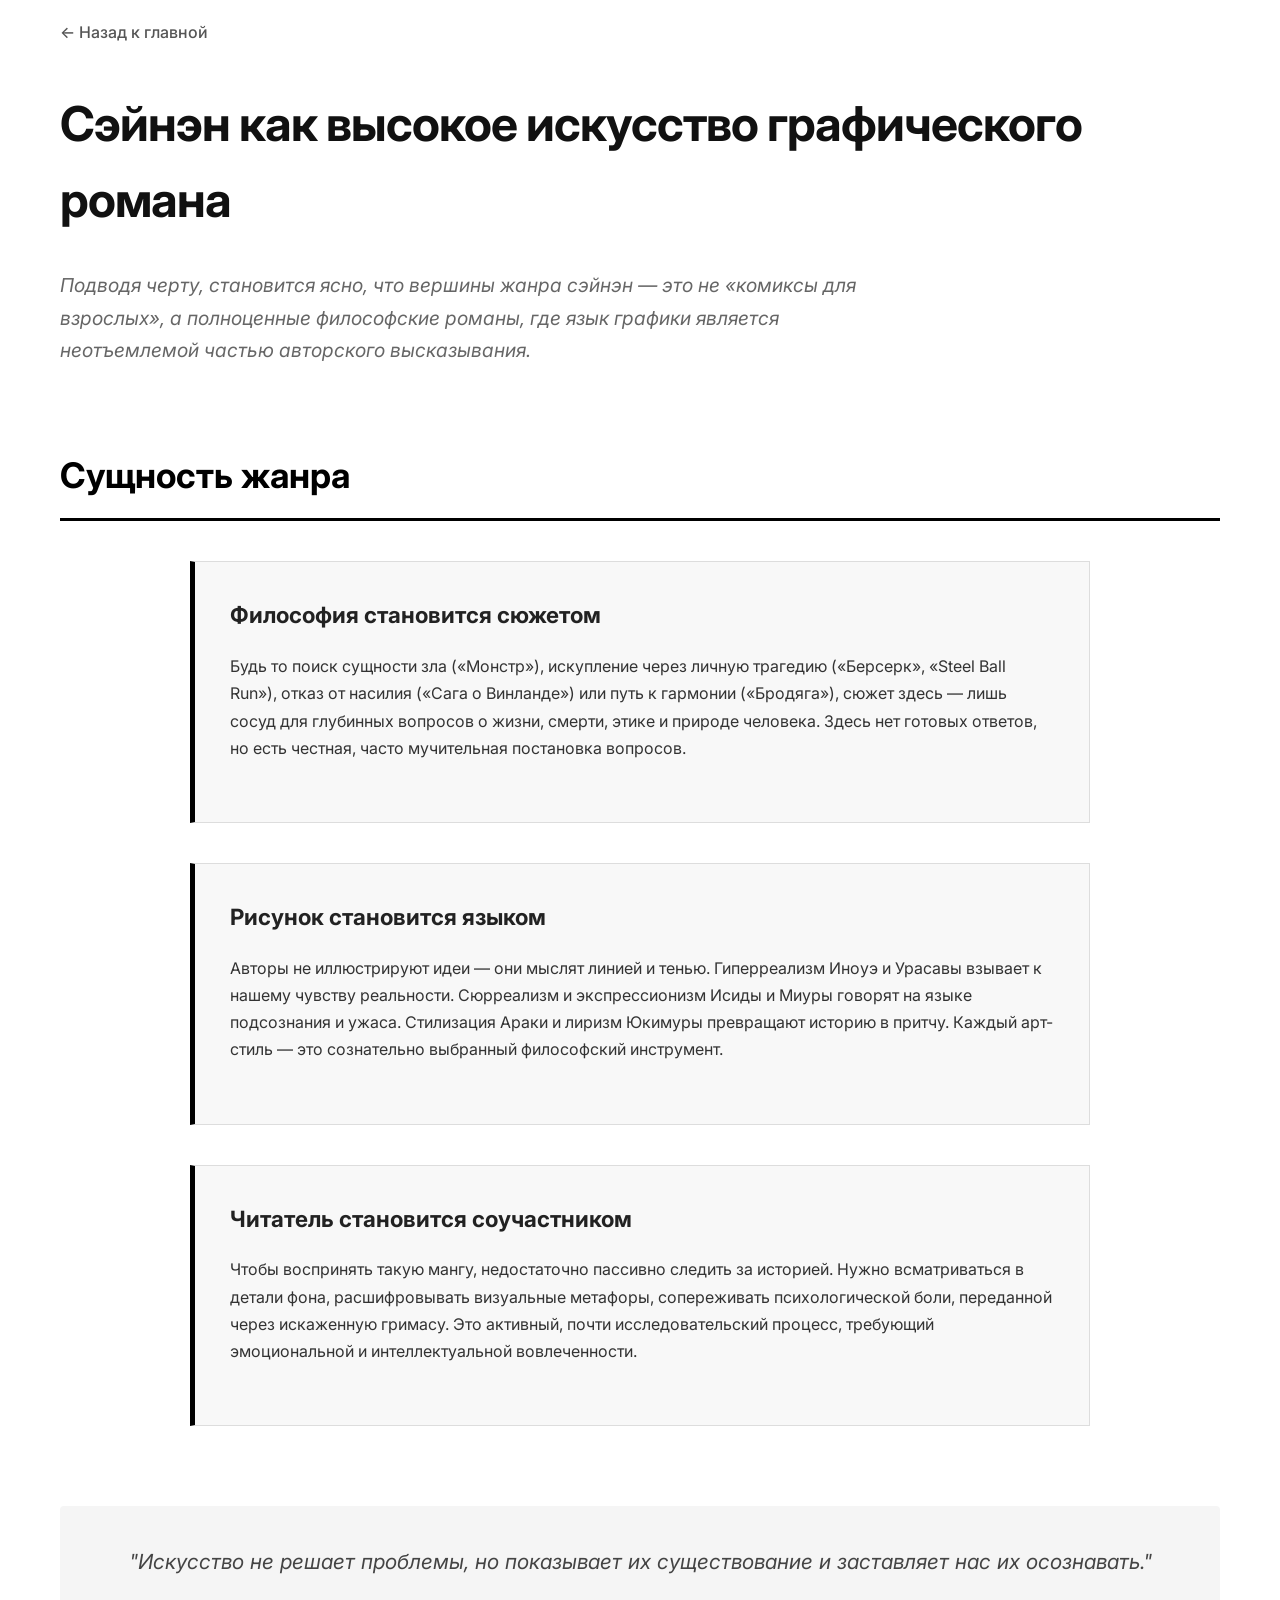
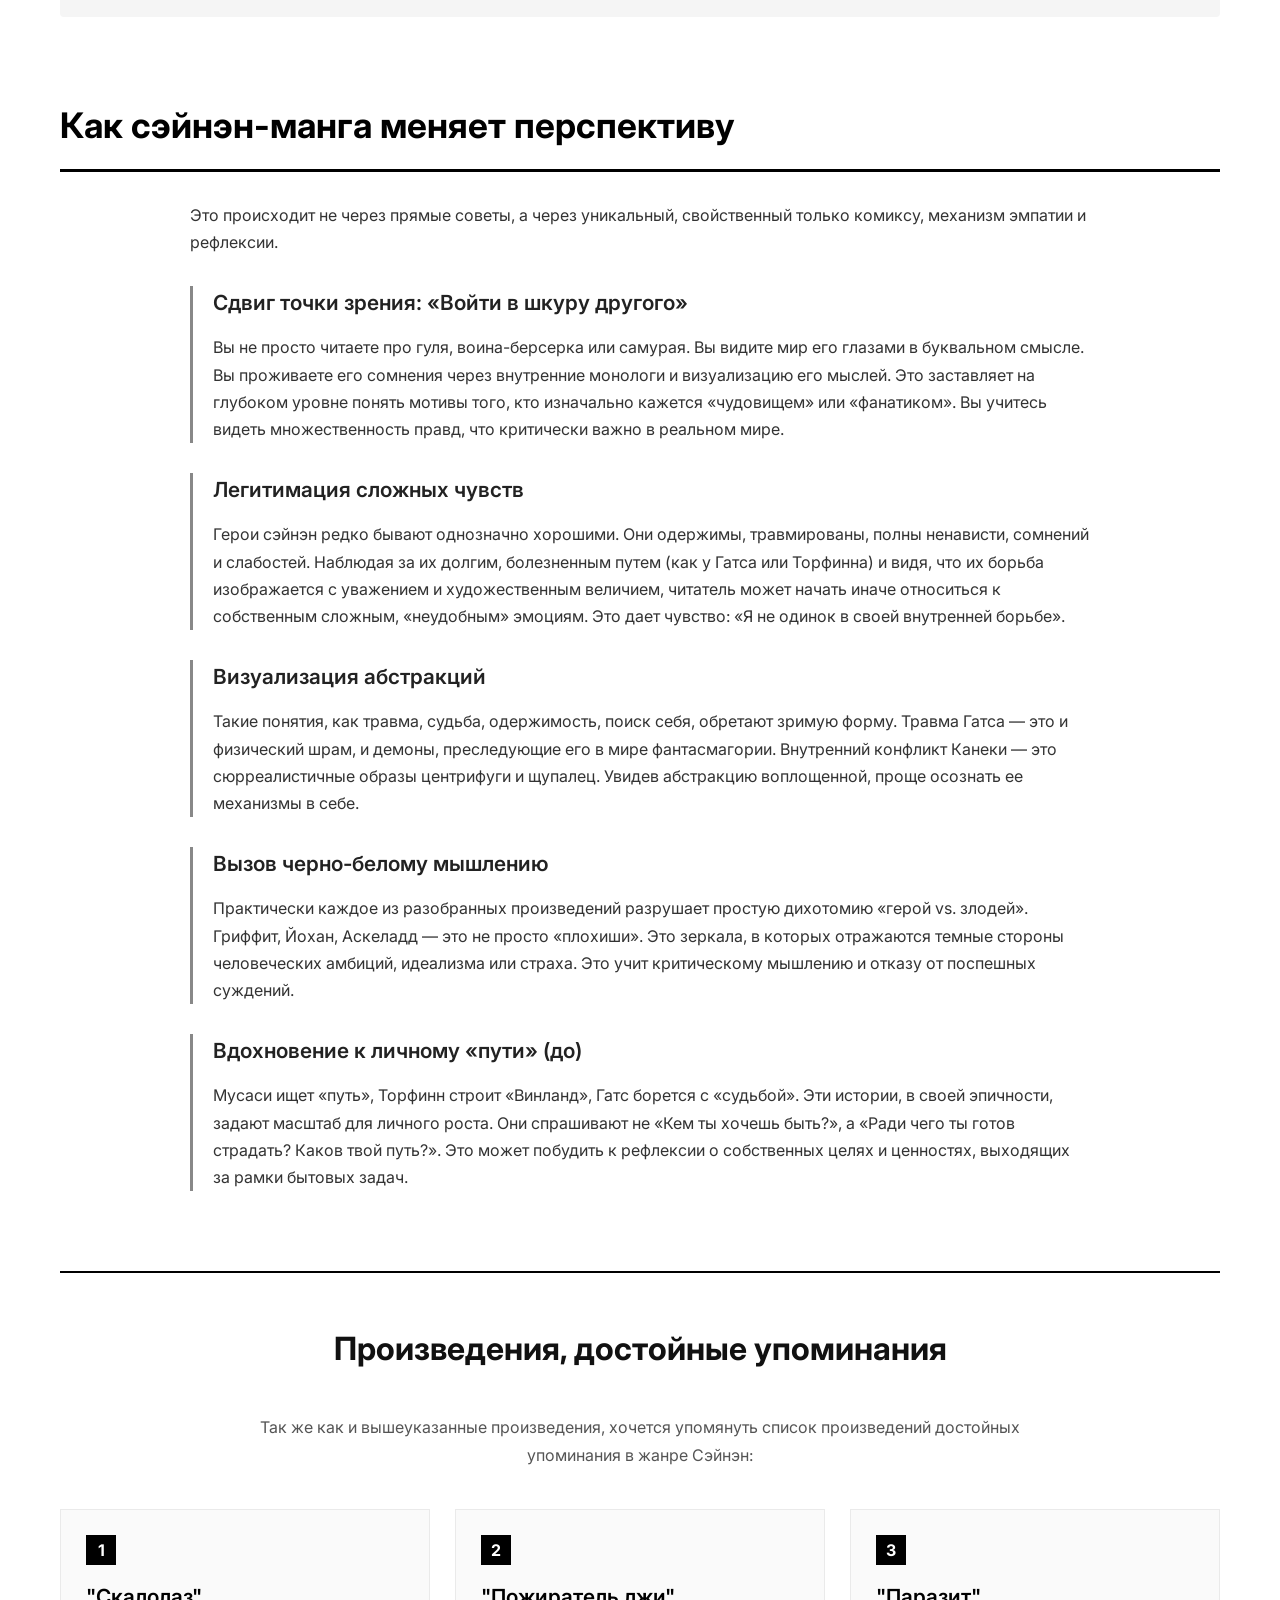
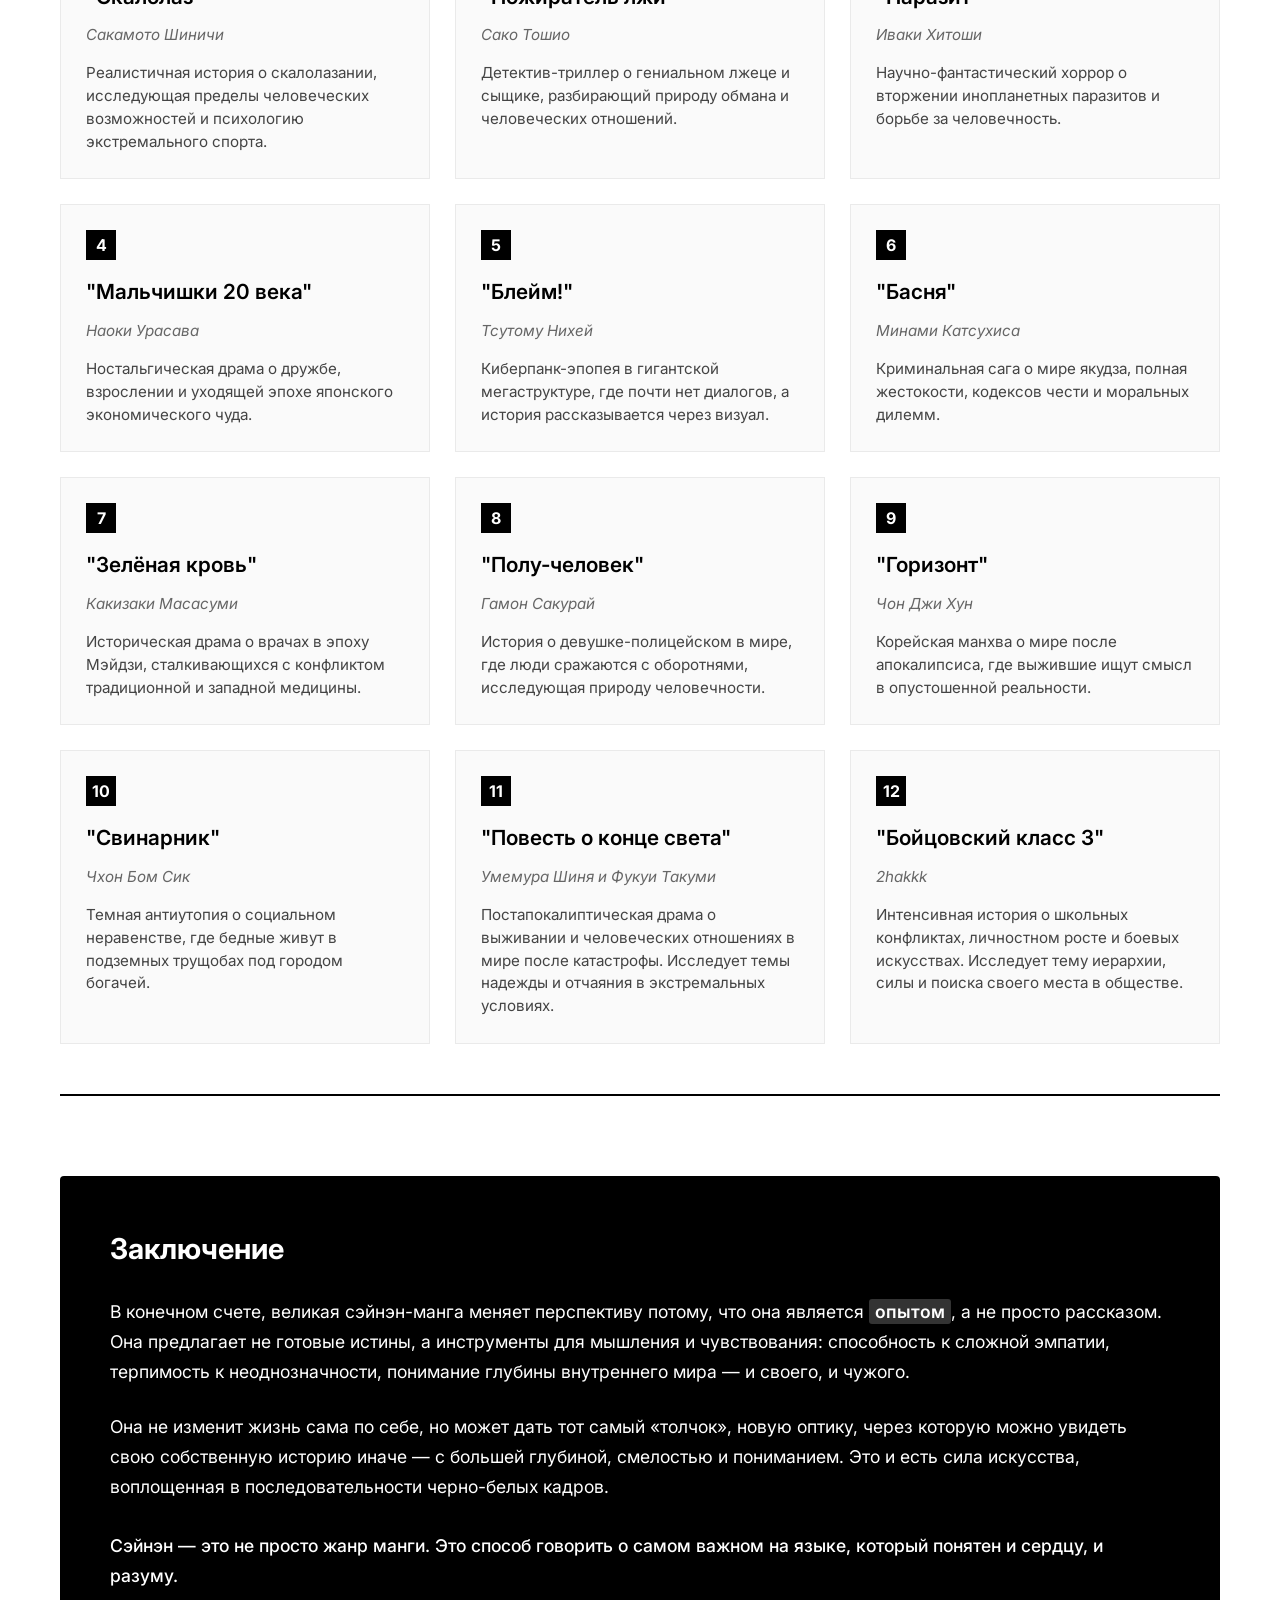
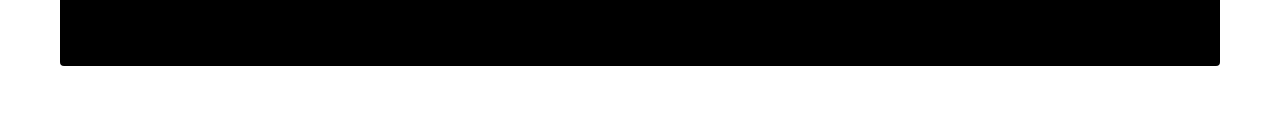
<file: Итоги.html>
<!DOCTYPE html>
<html lang="ru">
<head>
    <meta charset="UTF-8">
    <meta name="viewport" content="width=device-width, initial-scale=1.0">
    <title>Философия жанра | Монохром</title>
    <link rel="stylesheet" href="https://fonts.googleapis.com/css2?family=Inter:wght@300;400;500;600;700&display=swap">
    <style>
        * {
            margin: 0;
            padding: 0;
            box-sizing: border-box;
        }

        body {
            font-family: 'Inter', sans-serif;
            line-height: 1.6;
            color: #111;
            background-color: #fff;
            max-width: 1200px;
            margin: 0 auto;
            padding: 20px;
        }

        .back-link {
            display: inline-block;
            margin-bottom: 40px;
            text-decoration: none;
            color: #555;
            font-weight: 500;
        }

        .back-link:hover {
            color: #000;
        }

        h1 {
            font-size: 3rem;
            font-weight: 700;
            margin-bottom: 30px;
            letter-spacing: -1px;
        }

        .subtitle {
            font-size: 1.2rem;
            color: #666;
            margin-bottom: 60px;
            max-width: 800px;
            font-style: italic;
        }

        .chapter {
            margin: 80px 0;
        }

        .chapter-title {
            font-size: 2.2rem;
            font-weight: 700;
            margin-bottom: 30px;
            color: #000;
            border-bottom: 3px solid #000;
            padding-bottom: 15px;
        }

        .chapter-content {
            max-width: 900px;
            margin: 0 auto;
        }

        .highlight-box {
            background-color: #f8f8f8;
            padding: 35px;
            margin: 40px 0;
            border-left: 5px solid #000;
            border-right: 1px solid #ddd;
            border-top: 1px solid #ddd;
            border-bottom: 1px solid #ddd;
        }

        .highlight-box h3 {
            font-size: 1.4rem;
            margin-bottom: 20px;
            color: #222;
        }

        .insight-list {
            margin: 30px 0 40px 0;
        }

        .insight-item {
            margin-bottom: 30px;
            padding-left: 20px;
            border-left: 3px solid #888;
        }

        .insight-title {
            font-size: 1.3rem;
            font-weight: 600;
            margin-bottom: 15px;
            color: #222;
        }

        .quote {
            font-size: 1.3rem;
            line-height: 1.5;
            padding: 40px;
            margin: 50px 0;
            text-align: center;
            font-style: italic;
            color: #444;
            background-color: #f5f5f5;
            border-radius: 4px;
        }

        .recommendations {
            margin: 80px 0;
            padding: 50px 0;
            border-top: 2px solid #000;
            border-bottom: 2px solid #000;
        }

        .recommendations-title {
            font-size: 2rem;
            font-weight: 700;
            margin-bottom: 40px;
            text-align: center;
        }

        .manga-grid {
            display: grid;
            grid-template-columns: repeat(auto-fill, minmax(300px, 1fr));
            gap: 25px;
        }

        .manga-item {
            padding: 25px;
            border: 1px solid #eaeaea;
            background-color: #fafafa;
            transition: all 0.3s;
        }

        .manga-item:hover {
            border-color: #000;
            transform: translateY(-5px);
        }

        .manga-number {
            display: inline-block;
            width: 30px;
            height: 30px;
            background-color: #000;
            color: #fff;
            text-align: center;
            line-height: 30px;
            font-weight: 700;
            margin-bottom: 15px;
        }

        .manga-name {
            font-size: 1.3rem;
            font-weight: 600;
            margin-bottom: 10px;
            color: #000;
        }

        .manga-author {
            font-size: 0.95rem;
            color: #666;
            font-style: italic;
            margin-bottom: 15px;
        }

        .manga-desc {
            font-size: 0.95rem;
            color: #444;
            line-height: 1.5;
        }

        /* ОБНОВЛЕННАЯ СЕКЦИЯ ЗАКЛЮЧЕНИЯ */
        .conclusion-section {
            margin: 80px 0 40px 0;
            padding: 50px;
            background-color: #000;
            color: #fff; /* Белый цвет для всей секции */
            border-radius: 4px;
        }

        .conclusion-title {
            font-size: 1.8rem;
            font-weight: 700;
            margin-bottom: 25px;
            color: #fff; /* Чисто белый */
        }

        .conclusion-text {
            color: #fff; /* Изменено с #ddd на #fff */
            font-size: 1.1rem;
            line-height: 1.7;
        }

        .conclusion-text p {
            color: #fff; /* Белый цвет для всех параграфов */
            margin-bottom: 25px;
            line-height: 1.7;
        }

        .conclusion-emphasis {
            font-weight: 600;
            color: #fff; /* Белый цвет для акцентов */
            background-color: #333; /* Темный фон для акцентов */
            padding: 2px 6px;
            border-radius: 3px;
        }

        p {
            margin-bottom: 25px;
            color: #333;
            line-height: 1.7;
        }

        .emphasis {
            font-weight: 600;
            color: #000;
        }

        @media (max-width: 768px) {
            h1 {
                font-size: 2.2rem;
            }

            .chapter-title {
                font-size: 1.8rem;
            }

            .manga-grid {
                grid-template-columns: 1fr;
            }

            .quote {
                padding: 25px;
                font-size: 1.1rem;
            }

            .highlight-box {
                padding: 25px;
            }

            .conclusion-section {
                padding: 30px;
                margin: 60px 0 30px 0;
            }
        }
    </style>
</head>
<body>
    <a href="index.html" class="back-link">← Назад к главной</a>

    <h1>Сэйнэн как высокое искусство графического романа</h1>

    <p class="subtitle">Подводя черту, становится ясно, что вершины жанра сэйнэн — это не «комиксы для взрослых», а полноценные философские романы, где язык графики является неотъемлемой частью авторского высказывания.</p>

    <!-- ГЛАВА 1 -->
    <div class="chapter">
        <h2 class="chapter-title">Сущность жанра</h2>

        <div class="chapter-content">
            <div class="highlight-box">
                <h3>Философия становится сюжетом</h3>
                <p>Будь то поиск сущности зла («Монстр»), искупление через личную трагедию («Берсерк», «Steel Ball Run»), отказ от насилия («Сага о Винланде») или путь к гармонии («Бродяга»), сюжет здесь — лишь сосуд для глубинных вопросов о жизни, смерти, этике и природе человека. Здесь нет готовых ответов, но есть честная, часто мучительная постановка вопросов.</p>
            </div>

            <div class="highlight-box">
                <h3>Рисунок становится языком</h3>
                <p>Авторы не иллюстрируют идеи — они мыслят линией и тенью. Гиперреализм Иноуэ и Урасавы взывает к нашему чувству реальности. Сюрреализм и экспрессионизм Исиды и Миуры говорят на языке подсознания и ужаса. Стилизация Араки и лиризм Юкимуры превращают историю в притчу. Каждый арт-стиль — это сознательно выбранный философский инструмент.</p>
            </div>

            <div class="highlight-box">
                <h3>Читатель становится соучастником</h3>
                <p>Чтобы воспринять такую мангу, недостаточно пассивно следить за историей. Нужно всматриваться в детали фона, расшифровывать визуальные метафоры, сопереживать психологической боли, переданной через искаженную гримасу. Это активный, почти исследовательский процесс, требующий эмоциональной и интеллектуальной вовлеченности.</p>
            </div>
        </div>
    </div>

    <!-- Цитата -->
    <div class="quote">
        "Искусство не решает проблемы, но показывает их существование и заставляет нас их осознавать."
    </div>

    <!-- ГЛАВА 2 -->
    <div class="chapter">
        <h2 class="chapter-title">Как сэйнэн-манга меняет перспективу</h2>

        <div class="chapter-content">
            <p>Это происходит не через прямые советы, а через уникальный, свойственный только комиксу, механизм эмпатии и рефлексии.</p>

            <div class="insight-list">
                <div class="insight-item">
                    <div class="insight-title">Сдвиг точки зрения: «Войти в шкуру другого»</div>
                    <p>Вы не просто читаете про гуля, воина-берсерка или самурая. Вы видите мир его глазами в буквальном смысле. Вы проживаете его сомнения через внутренние монологи и визуализацию его мыслей. Это заставляет на глубоком уровне понять мотивы того, кто изначально кажется «чудовищем» или «фанатиком». Вы учитесь видеть множественность правд, что критически важно в реальном мире.</p>
                </div>

                <div class="insight-item">
                    <div class="insight-title">Легитимация сложных чувств</div>
                    <p>Герои сэйнэн редко бывают однозначно хорошими. Они одержимы, травмированы, полны ненависти, сомнений и слабостей. Наблюдая за их долгим, болезненным путем (как у Гатса или Торфинна) и видя, что их борьба изображается с уважением и художественным величием, читатель может начать иначе относиться к собственным сложным, «неудобным» эмоциям. Это дает чувство: «Я не одинок в своей внутренней борьбе».</p>
                </div>

                <div class="insight-item">
                    <div class="insight-title">Визуализация абстракций</div>
                    <p>Такие понятия, как травма, судьба, одержимость, поиск себя, обретают зримую форму. Травма Гатса — это и физический шрам, и демоны, преследующие его в мире фантасмагории. Внутренний конфликт Канеки — это сюрреалистичные образы центрифуги и щупалец. Увидев абстракцию воплощенной, проще осознать ее механизмы в себе.</p>
                </div>

                <div class="insight-item">
                    <div class="insight-title">Вызов черно-белому мышлению</div>
                    <p>Практически каждое из разобранных произведений разрушает простую дихотомию «герой vs. злодей». Гриффит, Йохан, Аскеладд — это не просто «плохиши». Это зеркала, в которых отражаются темные стороны человеческих амбиций, идеализма или страха. Это учит критическому мышлению и отказу от поспешных суждений.</p>
                </div>

                <div class="insight-item">
                    <div class="insight-title">Вдохновение к личному «пути» (до)</div>
                    <p>Мусаси ищет «путь», Торфинн строит «Винланд», Гатс борется с «судьбой». Эти истории, в своей эпичности, задают масштаб для личного роста. Они спрашивают не «Кем ты хочешь быть?», а «Ради чего ты готов страдать? Каков твой путь?». Это может побудить к рефлексии о собственных целях и ценностях, выходящих за рамки бытовых задач.</p>
                </div>
            </div>
        </div>
    </div>

    <!-- РЕКОМЕНДАЦИИ -->
    <div class="recommendations">
        <h2 class="recommendations-title">Произведения, достойные упоминания</h2>

        <p style="text-align: center; margin-bottom: 40px; max-width: 800px; margin-left: auto; margin-right: auto; color: #555;">
            Так же как и вышеуказанные произведения, хочется упомянуть список произведений достойных упоминания в жанре Сэйнэн:
        </p>

        <div class="manga-grid">
            <!-- 1 -->
            <div class="manga-item">
                <div class="manga-number">1</div>
                <div class="manga-name">"Скалолаз"</div>
                <div class="manga-author">Сакамото Шиничи</div>
                <div class="manga-desc">Реалистичная история о скалолазании, исследующая пределы человеческих возможностей и психологию экстремального спорта.</div>
            </div>

            <!-- 2 -->
            <div class="manga-item">
                <div class="manga-number">2</div>
                <div class="manga-name">"Пожиратель лжи"</div>
                <div class="manga-author">Сако Тошио</div>
                <div class="manga-desc">Детектив-триллер о гениальном лжеце и сыщике, разбирающий природу обмана и человеческих отношений.</div>
            </div>

            <!-- 3 -->
            <div class="manga-item">
                <div class="manga-number">3</div>
                <div class="manga-name">"Паразит"</div>
                <div class="manga-author">Иваки Хитоши</div>
                <div class="manga-desc">Научно-фантастический хоррор о вторжении инопланетных паразитов и борьбе за человечность.</div>
            </div>

            <!-- 4 -->
            <div class="manga-item">
                <div class="manga-number">4</div>
                <div class="manga-name">"Мальчишки 20 века"</div>
                <div class="manga-author">Наоки Урасава</div>
                <div class="manga-desc">Ностальгическая драма о дружбе, взрослении и уходящей эпохе японского экономического чуда.</div>
            </div>

            <!-- 5 -->
            <div class="manga-item">
                <div class="manga-number">5</div>
                <div class="manga-name">"Блейм!"</div>
                <div class="manga-author">Тсутому Нихей</div>
                <div class="manga-desc">Киберпанк-эпопея в гигантской мегаструктуре, где почти нет диалогов, а история рассказывается через визуал.</div>
            </div>

            <!-- 6 -->
            <div class="manga-item">
                <div class="manga-number">6</div>
                <div class="manga-name">"Басня"</div>
                <div class="manga-author">Минами Катсухиса</div>
                <div class="manga-desc">Криминальная сага о мире якудза, полная жестокости, кодексов чести и моральных дилемм.</div>
            </div>

            <!-- 7 -->
            <div class="manga-item">
                <div class="manga-number">7</div>
                <div class="manga-name">"Зелёная кровь"</div>
                <div class="manga-author">Какизаки Масасуми</div>
                <div class="manga-desc">Историческая драма о врачах в эпоху Мэйдзи, сталкивающихся с конфликтом традиционной и западной медицины.</div>
            </div>

            <!-- 8 -->
            <div class="manga-item">
                <div class="manga-number">8</div>
                <div class="manga-name">"Полу-человек"</div>
                <div class="manga-author">Гамон Сакурай</div>
                <div class="manga-desc">История о девушке-полицейском в мире, где люди сражаются с оборотнями, исследующая природу человечности.</div>
            </div>

            <!-- 9 -->
            <div class="manga-item">
                <div class="manga-number">9</div>
                <div class="manga-name">"Горизонт"</div>
                <div class="manga-author">Чон Джи Хун</div>
                <div class="manga-desc">Корейская манхва о мире после апокалипсиса, где выжившие ищут смысл в опустошенной реальности.</div>
            </div>

            <!-- 10 -->
            <div class="manga-item">
                <div class="manga-number">10</div>
                <div class="manga-name">"Свинарник"</div>
                <div class="manga-author">Чхон Бом Сик</div>
                <div class="manga-desc">Темная антиутопия о социальном неравенстве, где бедные живут в подземных трущобах под городом богачей.</div>
            </div>

            <!-- 11 - НОВАЯ КАРТОЧКА -->
            <div class="manga-item">
                <div class="manga-number">11</div>
                <div class="manga-name">"Повесть о конце света"</div>
                <div class="manga-author">Умемура Шиня и Фукуи Такуми</div>
                <div class="manga-desc">Постапокалиптическая драма о выживании и человеческих отношениях в мире после катастрофы. Исследует темы надежды и отчаяния в экстремальных условиях.</div>
            </div>

            <!-- 12 - НОВАЯ КАРТОЧКА -->
            <div class="manga-item">
                <div class="manga-number">12</div>
                <div class="manga-name">"Бойцовский класс 3"</div>
                <div class="manga-author">2hakkk</div>
                <div class="manga-desc">Интенсивная история о школьных конфликтах, личностном росте и боевых искусствах. Исследует тему иерархии, силы и поиска своего места в обществе.</div>
            </div>
        </div>
    </div>

    <!-- ЗАКЛЮЧЕНИЕ -->
    <div class="conclusion-section">
        <h3 class="conclusion-title">Заключение</h3>

        <div class="conclusion-text">
            <p>В конечном счете, великая сэйнэн-манга меняет перспективу потому, что она является <span class="conclusion-emphasis">опытом</span>, а не просто рассказом. Она предлагает не готовые истины, а инструменты для мышления и чувствования: способность к сложной эмпатии, терпимость к неоднозначности, понимание глубины внутреннего мира — и своего, и чужого.</p>

            <p>Она не изменит жизнь сама по себе, но может дать тот самый «толчок», новую оптику, через которую можно увидеть свою собственную историю иначе — с большей глубиной, смелостью и пониманием. Это и есть сила искусства, воплощенная в последовательности черно-белых кадров.</p>

            <p style="margin-top: 30px; font-weight: 500;">
                Сэйнэн — это не просто жанр манги. Это способ говорить о самом важном на языке, который понятен и сердцу, и разуму.
            </p>
        </div>
    </div>
</body>
</html>
</file>
